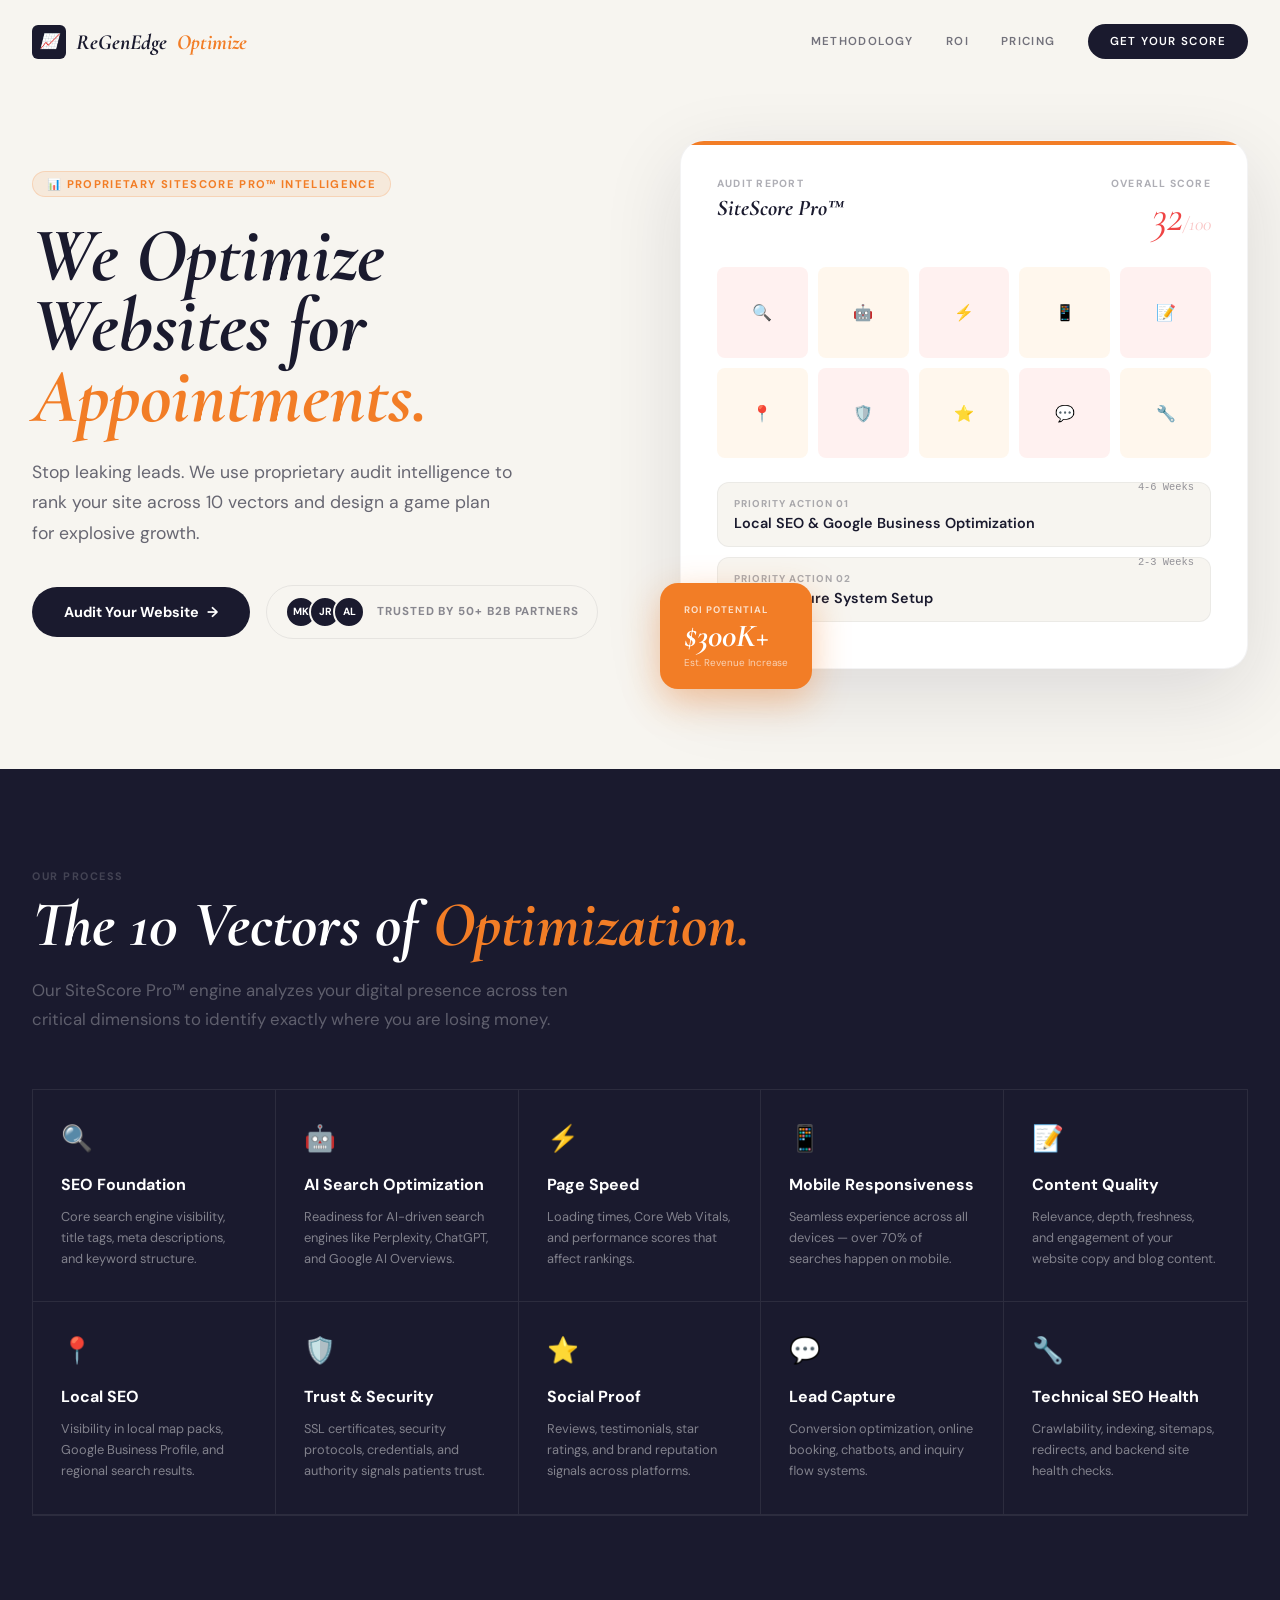
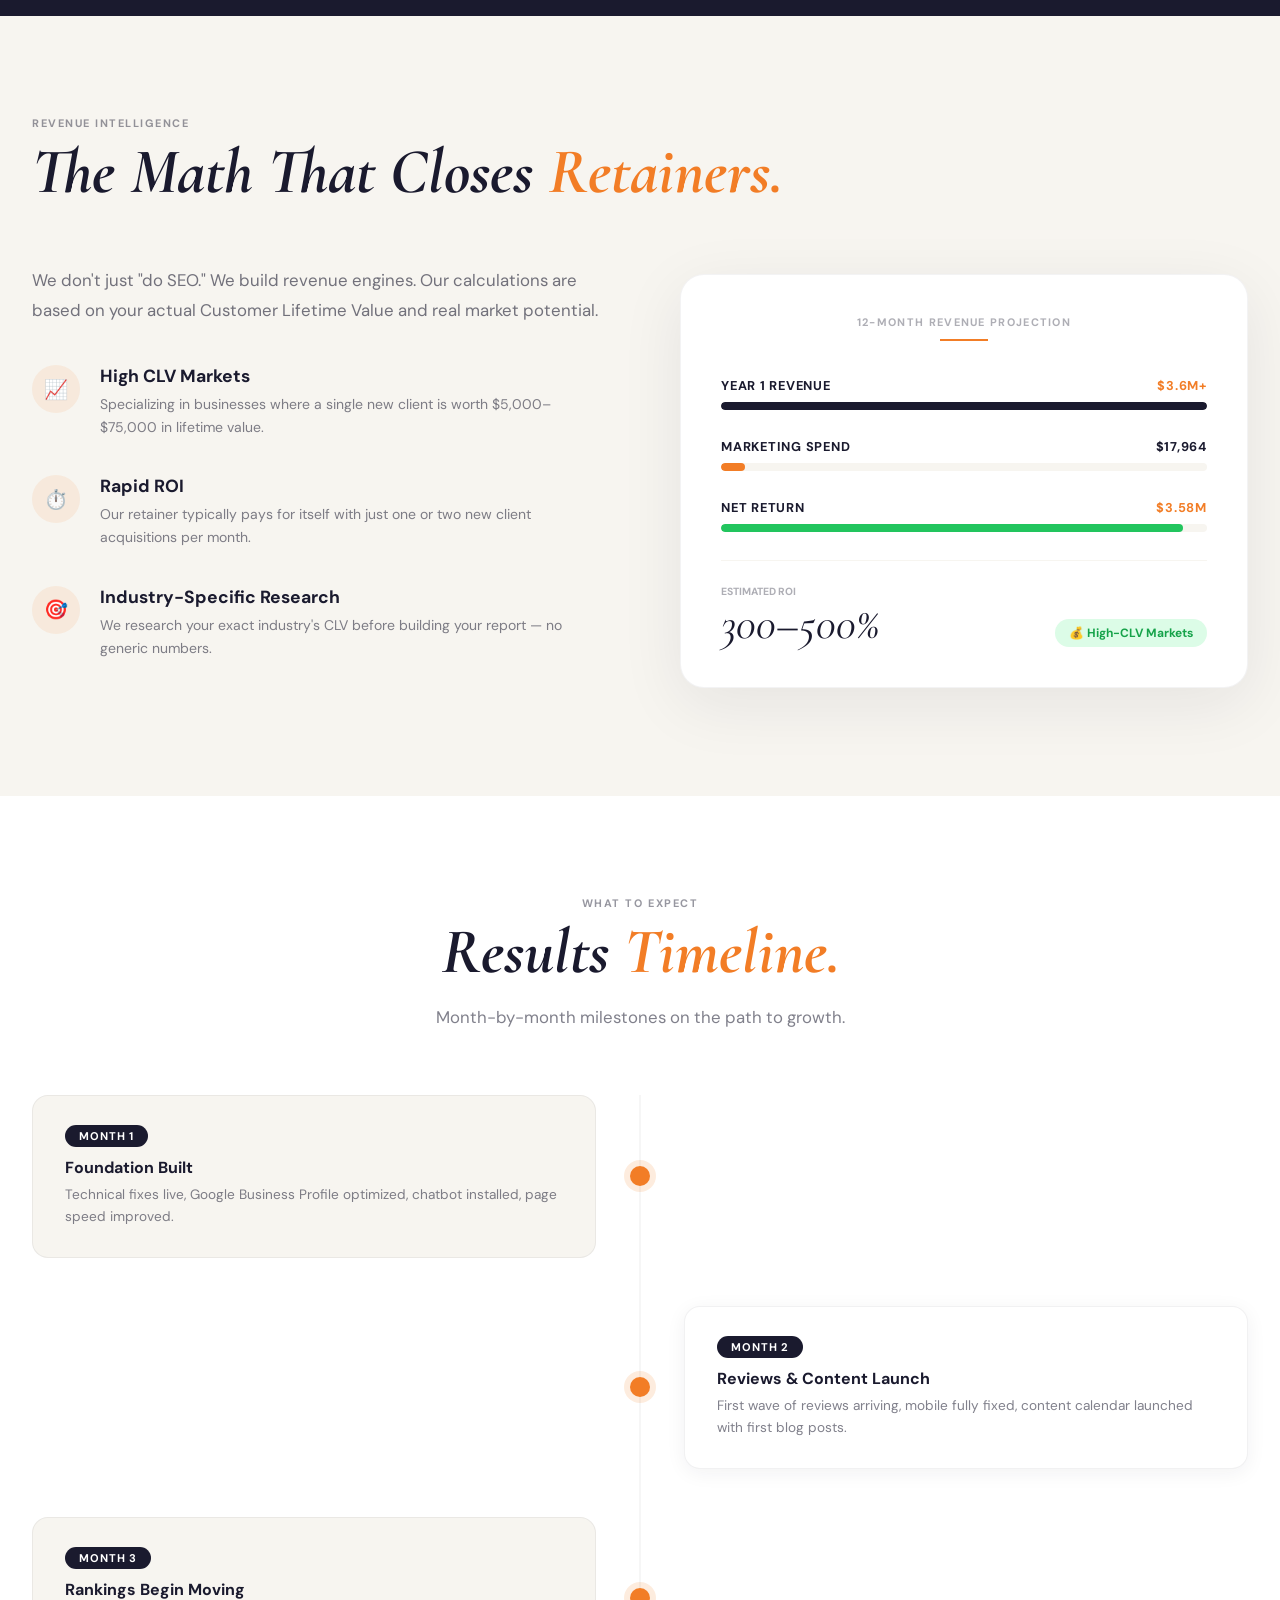
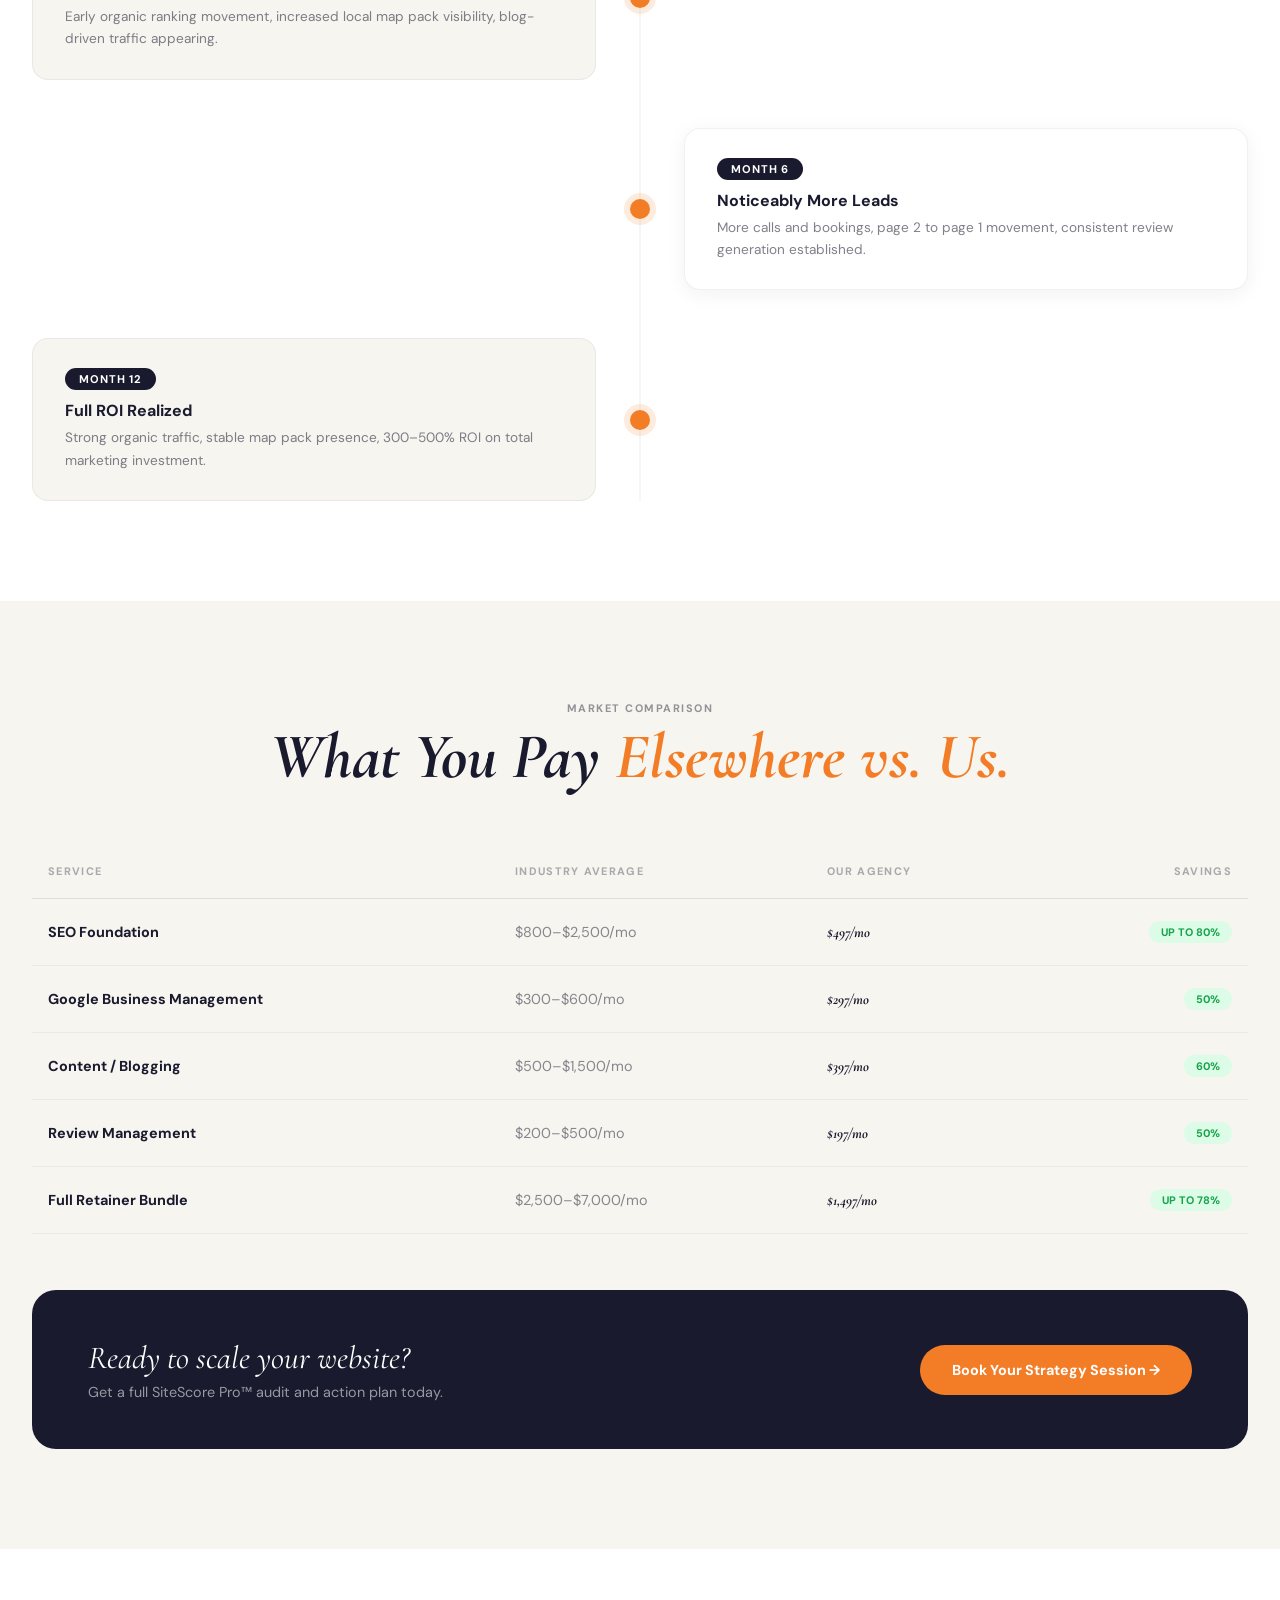
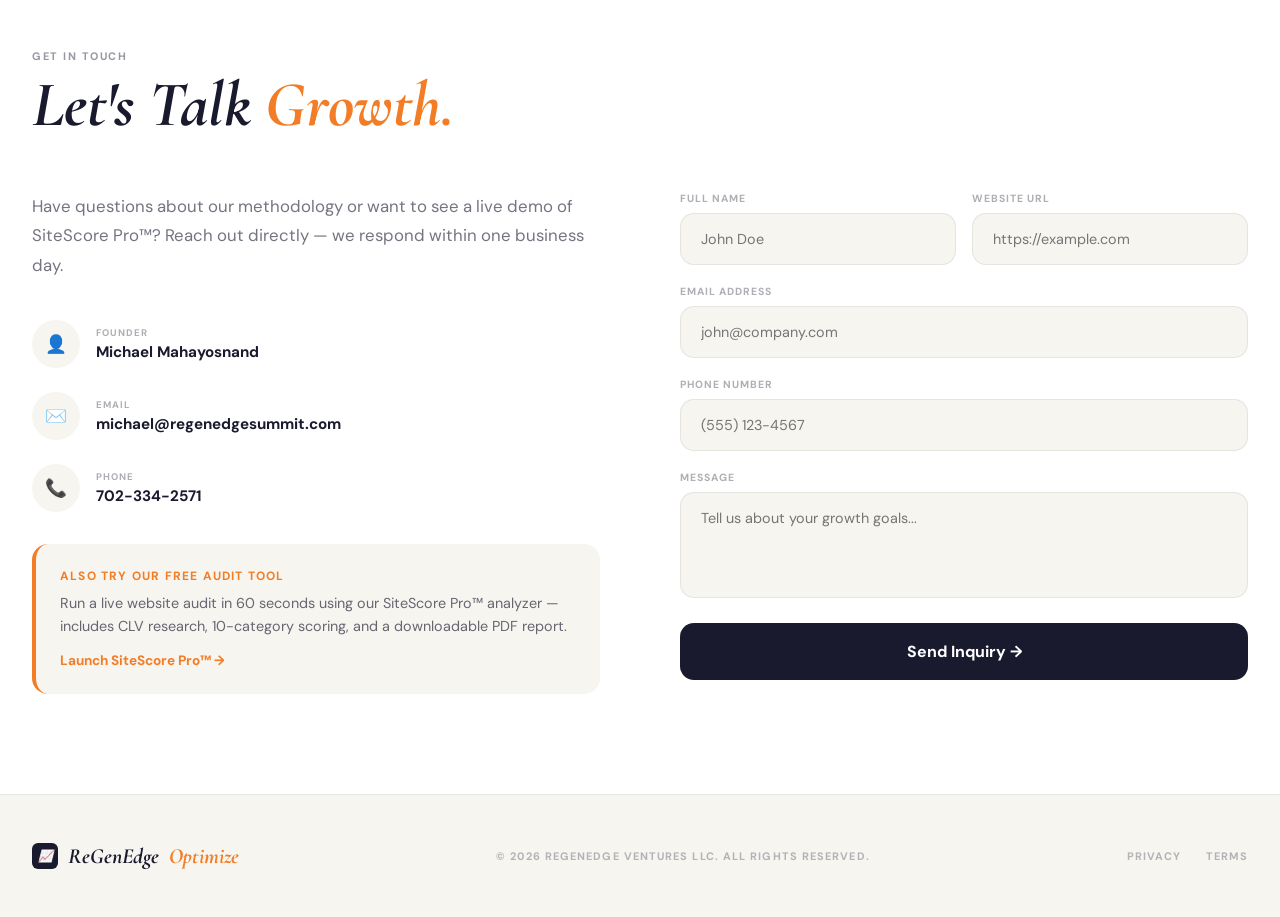
<file: index.html>
<!DOCTYPE html>
<html lang="en">
<head>
<meta charset="UTF-8">
<meta name="viewport" content="width=device-width, initial-scale=1.0">
<title>ReGenEdge Optimize — Website Audit Intelligence</title>
<meta name="description" content="We use proprietary SiteScore Pro™ audit intelligence to rank your site across 10 vectors and design a game plan for explosive growth.">
<link href="https://fonts.googleapis.com/css2?family=Cormorant+Garamond:ital,wght@0,400;0,600;1,400;1,700&family=DM+Sans:wght@300;400;500;600;700&display=swap" rel="stylesheet">
<style>
/* ── CSS VARIABLES ─────────────────────────────────────────── */
:root {
  --bg: #f7f5f0;
  --primary: #1a1a2e;
  --accent: #f27d26;
  --accent2: #c9a84c;
  --white: #ffffff;
  --fd: 'Cormorant Garamond', serif;
  --fb: 'DM Sans', sans-serif;
  --max: 1280px;
}

*,*::before,*::after{box-sizing:border-box;margin:0;padding:0}
html{scroll-behavior:smooth}
body{font-family:var(--fb);background:var(--bg);color:var(--primary);overflow-x:hidden}
::selection{background:var(--accent);color:#fff}
img{max-width:100%;display:block}
a{text-decoration:none;color:inherit}
::-webkit-scrollbar{width:4px}
::-webkit-scrollbar-track{background:var(--bg)}
::-webkit-scrollbar-thumb{background:var(--accent);border-radius:2px}

/* ── NAV ───────────────────────────────────────────────────── */
#nav{
  position:fixed;top:0;width:100%;z-index:100;
  transition:all .3s;
  padding:24px 0;
}
#nav.scrolled{
  background:rgba(247,245,240,0.88);
  backdrop-filter:blur(20px);
  -webkit-backdrop-filter:blur(20px);
  border-bottom:1px solid rgba(26,26,46,0.08);
  padding:14px 0;
  box-shadow:0 2px 20px rgba(26,26,46,0.06);
}
.nav-inner{
  max-width:var(--max);margin:0 auto;
  padding:0 32px;
  display:flex;justify-content:space-between;align-items:center;
}
.nav-logo{
  display:flex;align-items:center;gap:10px;
  font-family:var(--fd);font-style:italic;font-size:1.35rem;font-weight:700;
}
.nav-logo-icon{
  width:34px;height:34px;background:var(--primary);border-radius:6px;
  display:flex;align-items:center;justify-content:center;color:#fff;font-size:.9rem;
}
.nav-logo span{color:var(--accent)}
.nav-links{display:flex;align-items:center;gap:32px}
.nav-links a{
  font-size:.72rem;font-weight:600;text-transform:uppercase;letter-spacing:.12em;
  opacity:.6;transition:opacity .2s;
}
.nav-links a:hover{opacity:1}
.nav-cta{
  padding:10px 22px;background:var(--primary);color:#fff;
  border-radius:100px;font-size:.72rem;font-weight:700;
  text-transform:uppercase;letter-spacing:.1em;
  transition:all .25s;opacity:1!important;
}
.nav-cta:hover{background:var(--accent);transform:translateY(-1px)}
.nav-mobile-btn{display:none;background:none;border:none;cursor:pointer;font-size:1.3rem;color:var(--primary)}
@media(max-width:768px){
  .nav-links{display:none}
  .nav-links.open{
    display:flex;flex-direction:column;align-items:flex-start;
    position:fixed;top:64px;left:0;right:0;
    background:var(--bg);border-bottom:1px solid rgba(26,26,46,0.1);
    padding:20px 32px 28px;gap:16px;
  }
  .nav-mobile-btn{display:block}
}

/* ── HERO ──────────────────────────────────────────────────── */
#hero{
  padding:140px 32px 100px;
  max-width:var(--max);margin:0 auto;
  display:grid;grid-template-columns:1fr 1fr;gap:80px;align-items:center;
}
@media(max-width:900px){#hero{grid-template-columns:1fr;gap:48px;padding-top:120px}}
.hero-eyebrow{
  display:inline-flex;align-items:center;gap:8px;
  padding:5px 14px;border-radius:100px;
  background:rgba(242,125,38,0.1);color:var(--accent);
  font-size:.7rem;font-weight:700;text-transform:uppercase;letter-spacing:.12em;
  margin-bottom:24px;border:1px solid rgba(242,125,38,0.2);
}
.hero-h1{
  font-family:var(--fd);font-style:italic;
  font-size:clamp(3.2rem,6vw,6rem);line-height:.92;
  margin-bottom:24px;
}
.hero-h1 em{color:var(--accent);font-style:italic}
.hero-p{
  font-size:1.1rem;color:rgba(26,26,46,0.65);
  line-height:1.75;max-width:480px;margin-bottom:36px;
}
.hero-actions{display:flex;align-items:center;gap:16px;flex-wrap:wrap}
.btn-primary{
  display:inline-flex;align-items:center;gap:8px;
  padding:16px 32px;background:var(--primary);color:#fff;
  border-radius:100px;font-size:.9rem;font-weight:700;
  transition:all .25s;cursor:pointer;border:none;font-family:var(--fb);
}
.btn-primary:hover{background:var(--accent);transform:translateY(-2px);box-shadow:0 8px 24px rgba(242,125,38,0.35)}
.btn-primary .arrow{transition:transform .2s}
.btn-primary:hover .arrow{transform:translateX(4px)}
.hero-social-proof{
  display:flex;align-items:center;gap:12px;
  padding:10px 18px;border-radius:100px;
  border:1px solid rgba(26,26,46,0.08);
}
.hero-avatars{display:flex}
.hero-avatars span{
  width:32px;height:32px;border-radius:50%;border:2px solid var(--bg);
  background:var(--primary);color:#fff;
  display:flex;align-items:center;justify-content:center;
  font-size:.65rem;font-weight:700;margin-left:-8px;
}
.hero-avatars span:first-child{margin-left:0}
.hero-proof-text{font-size:.72rem;font-weight:700;text-transform:uppercase;letter-spacing:.08em;opacity:.5}

/* Hero mockup card */
.hero-card{
  background:#fff;border-radius:24px;padding:36px;
  box-shadow:0 24px 80px rgba(26,26,46,0.12);
  border:1px solid rgba(26,26,46,0.05);
  position:relative;overflow:hidden;
  animation:floatCard 6s ease-in-out infinite;
}
@keyframes floatCard{0%,100%{transform:translateY(0)}50%{transform:translateY(-8px)}}
.hero-card::before{
  content:'';position:absolute;top:0;left:0;right:0;height:4px;
  background:var(--accent);
}
.card-top{display:flex;justify-content:space-between;align-items:flex-start;margin-bottom:28px}
.card-label{font-size:.65rem;text-transform:uppercase;letter-spacing:.12em;opacity:.35;font-weight:700;margin-bottom:4px}
.card-title{font-family:var(--fd);font-style:italic;font-size:1.4rem;font-weight:700}
.card-score{font-family:var(--fd);font-style:italic;font-size:2.8rem;color:#ef4444;line-height:1}
.card-score span{font-size:1.2rem;opacity:.3}
.vectors-grid{display:grid;grid-template-columns:repeat(5,1fr);gap:10px;margin-bottom:24px}
.vector-cell{
  aspect-ratio:1;border-radius:8px;
  display:flex;align-items:center;justify-content:center;
  font-size:1rem;
}
.vector-cell.red{background:#fff1f0;color:#ef4444}
.vector-cell.orange{background:#fff7ed;color:#f97316}
.action-row{
  background:var(--bg);border-radius:12px;padding:14px 16px;margin-bottom:10px;
  border:1px solid rgba(26,26,46,0.05);
}
.action-label{font-size:.62rem;font-weight:700;text-transform:uppercase;letter-spacing:.1em;opacity:.35;margin-bottom:4px}
.action-text{font-size:.9rem;font-weight:600}
.action-time{font-size:.65rem;opacity:.45;font-family:monospace;float:right;margin-top:-16px}

/* Floating ROI badge */
.roi-badge{
  position:absolute;bottom:-20px;left:-20px;
  background:var(--accent);color:#fff;
  padding:20px 24px;border-radius:18px;
  box-shadow:0 12px 36px rgba(242,125,38,0.4);
  animation:floatBadge 5s ease-in-out infinite;
  z-index:2;
}
@keyframes floatBadge{0%,100%{transform:translateY(0) rotate(-1deg)}50%{transform:translateY(-10px) rotate(1deg)}}
.roi-badge-label{font-size:.6rem;font-weight:700;text-transform:uppercase;letter-spacing:.1em;opacity:.75;margin-bottom:4px}
.roi-badge-val{font-family:var(--fd);font-style:italic;font-size:2rem;line-height:1;font-weight:700}
.roi-badge-sub{font-size:.62rem;opacity:.65;margin-top:4px}

/* ── SECTION COMMONS ───────────────────────────────────────── */
.section{padding:100px 32px}
.section-inner{max-width:var(--max);margin:0 auto}
.section-eyebrow{
  font-size:.68rem;font-weight:700;text-transform:uppercase;
  letter-spacing:.14em;opacity:.45;margin-bottom:12px;
}
.section-h2{
  font-family:var(--fd);font-style:italic;
  font-size:clamp(2.8rem,5vw,5rem);line-height:.95;
  margin-bottom:20px;
}
.section-h2 em{color:var(--accent);font-style:italic}
.section-sub{font-size:1.05rem;opacity:.55;max-width:560px;line-height:1.7}

/* ── METHODOLOGY (dark) ────────────────────────────────────── */
#methodology{background:var(--primary);color:#fff}
#methodology .section-h2{color:#fff}
#methodology .section-sub{color:rgba(255,255,255,0.55)}
.vectors-full-grid{
  display:grid;grid-template-columns:repeat(5,1fr);
  border:1px solid rgba(255,255,255,0.08);
  margin-top:56px;
}
@media(max-width:900px){.vectors-full-grid{grid-template-columns:repeat(2,1fr)}}
@media(max-width:480px){.vectors-full-grid{grid-template-columns:1fr}}
.vector-full-cell{
  padding:32px 28px;
  border-right:1px solid rgba(255,255,255,0.08);
  border-bottom:1px solid rgba(255,255,255,0.08);
  transition:background .2s;
}
.vector-full-cell:hover{background:rgba(255,255,255,0.04)}
.vector-full-cell:nth-child(5n){border-right:none}
.vfc-icon{font-size:1.6rem;margin-bottom:20px;display:block}
.vfc-name{font-size:1rem;font-weight:700;margin-bottom:10px;line-height:1.3}
.vfc-desc{font-size:.8rem;opacity:.45;line-height:1.65}

/* ── ROI SECTION ───────────────────────────────────────────── */
#roi .roi-grid{
  display:grid;grid-template-columns:1fr 1fr;gap:80px;align-items:center;
  margin-top:64px;
}
@media(max-width:900px){#roi .roi-grid{grid-template-columns:1fr;gap:48px}}
.roi-feature{display:flex;gap:20px;align-items:flex-start;margin-bottom:36px}
.roi-feature-icon{
  width:48px;height:48px;border-radius:50%;
  background:rgba(242,125,38,0.1);
  display:flex;align-items:center;justify-content:center;
  font-size:1.2rem;flex-shrink:0;
}
.roi-feature-title{font-size:1.1rem;font-weight:700;margin-bottom:6px}
.roi-feature-desc{font-size:.875rem;opacity:.55;line-height:1.65}
.roi-calculator{
  background:#fff;padding:40px;border-radius:24px;
  box-shadow:0 16px 64px rgba(26,26,46,0.08);
  border:1px solid rgba(26,26,46,0.05);
}
.roi-calc-header{text-align:center;margin-bottom:36px}
.roi-calc-label{font-size:.68rem;font-weight:700;text-transform:uppercase;letter-spacing:.12em;opacity:.35;margin-bottom:10px}
.roi-calc-divider{height:2px;width:48px;background:var(--accent);margin:0 auto}
.proj-row{margin-bottom:28px}
.proj-row-top{
  display:flex;justify-content:space-between;align-items:center;
  margin-bottom:8px;font-size:.8rem;font-weight:700;text-transform:uppercase;letter-spacing:.06em;
}
.proj-val{color:var(--accent)}
.proj-bar-bg{height:8px;background:var(--bg);border-radius:4px;overflow:hidden}
.proj-bar-fill{height:100%;border-radius:4px;transition:width 1.2s cubic-bezier(.4,0,.2,1);width:0}
.fill-primary{background:var(--primary)}
.fill-accent{background:var(--accent)}
.fill-green{background:#22c55e}
.proj-summary{
  padding-top:24px;border-top:1px solid var(--bg);
  display:flex;justify-content:space-between;align-items:flex-end;
}
.proj-net-label{font-size:.65rem;font-weight:700;text-transform:uppercase;opacity:.35;margin-bottom:4px}
.proj-net-val{font-family:var(--fd);font-style:italic;font-size:2.8rem;line-height:1}
.proj-roi-badge{
  background:#dcfce7;color:#16a34a;
  padding:6px 14px;border-radius:100px;
  font-size:.75rem;font-weight:700;
}

/* ── TIMELINE ──────────────────────────────────────────────── */
#timeline{background:#fff}
.timeline-wrap{position:relative;margin-top:64px}
.timeline-line{
  position:absolute;left:50%;top:0;bottom:0;
  width:1px;background:rgba(26,26,46,0.08);
  transform:translateX(-50%);
}
@media(max-width:768px){.timeline-line{display:none}}
.tl-items{display:flex;flex-direction:column;gap:48px}
.tl-item{
  display:grid;grid-template-columns:1fr 24px 1fr;
  gap:32px;align-items:center;
}
@media(max-width:768px){.tl-item{grid-template-columns:24px 1fr;gap:20px}}
.tl-content{padding:28px 32px;background:var(--bg);border-radius:16px;border:1px solid rgba(26,26,46,0.06)}
.tl-content.right{background:#fff;border:1px solid rgba(26,26,46,0.06);box-shadow:0 4px 20px rgba(26,26,46,0.06)}
.tl-month-badge{
  display:inline-block;padding:4px 14px;
  background:var(--primary);color:#fff;
  border-radius:100px;font-size:.7rem;font-weight:700;
  text-transform:uppercase;letter-spacing:.08em;margin-bottom:10px;
}
.tl-title{font-size:1rem;font-weight:700;margin-bottom:6px}
.tl-desc{font-size:.85rem;opacity:.55;line-height:1.65}
.tl-dot{
  width:20px;height:20px;border-radius:50%;
  background:var(--accent);
  box-shadow:0 0 0 6px rgba(242,125,38,0.15);
  justify-self:center;z-index:2;flex-shrink:0;
}
.tl-spacer{} /* empty col for alternating */
@media(max-width:768px){.tl-spacer{display:none}.tl-item{grid-template-columns:20px 1fr}}

/* ── PRICING / COMPARISON ──────────────────────────────────── */
#pricing .comp-table-wrap{
  margin-top:56px;overflow-x:auto;
}
.comp-table{width:100%;border-collapse:collapse}
.comp-table thead tr{border-bottom:1px solid rgba(26,26,46,0.1)}
.comp-table th{
  padding:20px 16px;text-align:left;
  font-size:.68rem;font-weight:700;text-transform:uppercase;
  letter-spacing:.12em;opacity:.35;
}
.comp-table th:last-child{text-align:right}
.comp-table td{
  padding:22px 16px;border-bottom:1px solid rgba(26,26,46,0.05);
  font-size:.9rem;
}
.comp-table tr:hover td{background:rgba(26,26,46,0.02)}
.comp-name{font-weight:700}
.comp-avg{opacity:.5}
.comp-ours{font-family:var(--fd);font-style:italic;font-size:1.3rem;font-weight:700}
.comp-save{text-align:right}
.save-badge{
  display:inline-block;padding:4px 12px;
  background:#dcfce7;color:#16a34a;
  border-radius:100px;font-size:.68rem;font-weight:700;text-transform:uppercase;
}
.pricing-cta{
  margin-top:56px;padding:48px 56px;
  background:var(--primary);color:#fff;border-radius:24px;
  display:flex;justify-content:space-between;align-items:center;gap:32px;
  flex-wrap:wrap;
}
.pricing-cta-title{font-family:var(--fd);font-style:italic;font-size:2rem;margin-bottom:6px}
.pricing-cta-sub{opacity:.55;font-size:.9rem}
.btn-accent{
  display:inline-flex;align-items:center;gap:8px;
  padding:16px 32px;background:var(--accent);color:#fff;
  border-radius:100px;font-size:.9rem;font-weight:700;
  transition:all .25s;cursor:pointer;border:none;font-family:var(--fb);
  white-space:nowrap;
}
.btn-accent:hover{transform:scale(1.04);box-shadow:0 8px 24px rgba(242,125,38,0.4)}

/* ── CONTACT ───────────────────────────────────────────────── */
#contact{background:#fff}
#contact .contact-grid{
  display:grid;grid-template-columns:1fr 1fr;gap:80px;
  margin-top:56px;
}
@media(max-width:900px){#contact .contact-grid{grid-template-columns:1fr;gap:48px}}
.contact-info-row{
  display:flex;align-items:center;gap:16px;margin-bottom:24px;
}
.contact-icon{
  width:48px;height:48px;border-radius:50%;background:var(--bg);
  display:flex;align-items:center;justify-content:center;font-size:1.1rem;flex-shrink:0;
}
.contact-detail-label{font-size:.6rem;font-weight:700;text-transform:uppercase;letter-spacing:.1em;opacity:.35;margin-bottom:3px}
.contact-detail-val{font-weight:700;font-size:.95rem}
.contact-detail-val a{transition:color .2s}
.contact-detail-val a:hover{color:var(--accent)}
.form-field{margin-bottom:20px}
.form-row-2{display:grid;grid-template-columns:1fr 1fr;gap:16px}
@media(max-width:600px){.form-row-2{grid-template-columns:1fr}}
.form-label{
  display:block;font-size:.65rem;font-weight:700;
  text-transform:uppercase;letter-spacing:.1em;opacity:.35;
  margin-bottom:8px;
}
.form-input, .form-textarea{
  width:100%;padding:16px 20px;
  background:var(--bg);border:1px solid rgba(26,26,46,0.08);
  border-radius:14px;font-family:var(--fb);font-size:.9rem;
  color:var(--primary);outline:none;
  transition:border-color .2s,box-shadow .2s;
}
.form-input:focus,.form-textarea:focus{
  border-color:var(--accent);
  box-shadow:0 0 0 3px rgba(242,125,38,0.1);
}
.form-textarea{resize:none}
.form-submit{
  width:100%;padding:18px;
  background:var(--primary);color:#fff;
  border:none;border-radius:14px;
  font-family:var(--fb);font-size:1rem;font-weight:700;
  cursor:pointer;transition:all .25s;
}
.form-submit:hover{background:var(--accent);transform:translateY(-1px)}
.form-submit:disabled{opacity:.6;cursor:not-allowed;transform:none}
.form-success{
  display:none;padding:20px;border-radius:14px;
  background:#dcfce7;border:1px solid #86efac;
  color:#15803d;font-weight:600;text-align:center;
}
.form-success.show{display:block}
.form-error{
  display:none;padding:16px;border-radius:10px;
  background:#fee2e2;border:1px solid #fca5a5;
  color:#dc2626;font-size:.875rem;margin-top:12px;
}
.form-error.show{display:block}

/* ── FOOTER ────────────────────────────────────────────────── */
footer{
  padding:48px 32px;border-top:1px solid rgba(26,26,46,0.07);
  background:var(--bg);
}
.footer-inner{
  max-width:var(--max);margin:0 auto;
  display:flex;justify-content:space-between;align-items:center;
  flex-wrap:wrap;gap:24px;
}
.footer-copyright{font-size:.68rem;font-weight:700;text-transform:uppercase;letter-spacing:.1em;opacity:.3}
.footer-links{display:flex;gap:24px}
.footer-links a{font-size:.68rem;font-weight:700;text-transform:uppercase;letter-spacing:.1em;opacity:.3;transition:opacity .2s}
.footer-links a:hover{opacity:.7}

/* ── SCROLL ANIMATIONS ─────────────────────────────────────── */
.reveal{opacity:0;transform:translateY(28px);transition:opacity .7s ease,transform .7s ease}
.reveal.visible{opacity:1;transform:translateY(0)}
.reveal-delay-1{transition-delay:.1s}
.reveal-delay-2{transition-delay:.2s}
.reveal-delay-3{transition-delay:.3s}
</style>
</head>
<body>

<!-- NAV -->
<nav id="nav">
  <div class="nav-inner">
    <a href="#" class="nav-logo">
      <div class="nav-logo-icon">📈</div>
      ReGenEdge <span>Optimize</span>
    </a>
    <div class="nav-links" id="nav-links">
      <a href="#methodology">Methodology</a>
      <a href="#roi">ROI</a>
      <a href="#pricing">Pricing</a>
      <a href="#contact" class="nav-cta">Get Your Score</a>
    </div>
    <button class="nav-mobile-btn" onclick="toggleNav()" aria-label="Menu">☰</button>
  </div>
</nav>

<!-- HERO -->
<section style="padding-top:0">
  <div id="hero">
    <div>
      <div class="hero-eyebrow">📊 Proprietary SiteScore Pro™ Intelligence</div>
      <h1 class="hero-h1">We Optimize Websites for <em>Appointments.</em></h1>
      <p class="hero-p">Stop leaking leads. We use proprietary audit intelligence to rank your site across 10 vectors and design a game plan for explosive growth.</p>
      <div class="hero-actions">
        <a href="#contact" class="btn-primary">Audit Your Website <span class="arrow">→</span></a>
        <div class="hero-social-proof">
          <div class="hero-avatars">
            <span>MK</span><span>JR</span><span>AL</span>
          </div>
          <span class="hero-proof-text">Trusted by 50+ B2B Partners</span>
        </div>
      </div>
    </div>
    <div style="position:relative">
      <div class="hero-card">
        <div class="card-top">
          <div>
            <div class="card-label">Audit Report</div>
            <div class="card-title">SiteScore Pro™</div>
          </div>
          <div style="text-align:right">
            <div class="card-label">Overall Score</div>
            <div class="card-score">32<span>/100</span></div>
          </div>
        </div>
        <div class="vectors-grid">
          <div class="vector-cell red">🔍</div>
          <div class="vector-cell orange">🤖</div>
          <div class="vector-cell red">⚡</div>
          <div class="vector-cell orange">📱</div>
          <div class="vector-cell red">📝</div>
          <div class="vector-cell orange">📍</div>
          <div class="vector-cell red">🛡️</div>
          <div class="vector-cell orange">⭐</div>
          <div class="vector-cell red">💬</div>
          <div class="vector-cell orange">🔧</div>
        </div>
        <div class="action-row">
          <div class="action-time">4-6 Weeks</div>
          <div class="action-label">Priority Action 01</div>
          <div class="action-text">Local SEO & Google Business Optimization</div>
        </div>
        <div class="action-row">
          <div class="action-time">2-3 Weeks</div>
          <div class="action-label">Priority Action 02</div>
          <div class="action-text">Lead Capture System Setup</div>
        </div>
      </div>
      <div class="roi-badge">
        <div class="roi-badge-label">ROI Potential</div>
        <div class="roi-badge-val">$300K+</div>
        <div class="roi-badge-sub">Est. Revenue Increase</div>
      </div>
    </div>
  </div>
</section>

<!-- METHODOLOGY -->
<section class="section" id="methodology">
  <div class="section-inner">
    <p class="section-eyebrow" style="color:rgba(255,255,255,0.4)">Our Process</p>
    <h2 class="section-h2">The 10 Vectors of <em>Optimization.</em></h2>
    <p class="section-sub">Our SiteScore Pro™ engine analyzes your digital presence across ten critical dimensions to identify exactly where you are losing money.</p>
    <div class="vectors-full-grid">
      <div class="vector-full-cell reveal">
        <span class="vfc-icon">🔍</span>
        <div class="vfc-name">SEO Foundation</div>
        <div class="vfc-desc">Core search engine visibility, title tags, meta descriptions, and keyword structure.</div>
      </div>
      <div class="vector-full-cell reveal reveal-delay-1">
        <span class="vfc-icon">🤖</span>
        <div class="vfc-name">AI Search Optimization</div>
        <div class="vfc-desc">Readiness for AI-driven search engines like Perplexity, ChatGPT, and Google AI Overviews.</div>
      </div>
      <div class="vector-full-cell reveal reveal-delay-2">
        <span class="vfc-icon">⚡</span>
        <div class="vfc-name">Page Speed</div>
        <div class="vfc-desc">Loading times, Core Web Vitals, and performance scores that affect rankings.</div>
      </div>
      <div class="vector-full-cell reveal reveal-delay-3">
        <span class="vfc-icon">📱</span>
        <div class="vfc-name">Mobile Responsiveness</div>
        <div class="vfc-desc">Seamless experience across all devices — over 70% of searches happen on mobile.</div>
      </div>
      <div class="vector-full-cell reveal">
        <span class="vfc-icon">📝</span>
        <div class="vfc-name">Content Quality</div>
        <div class="vfc-desc">Relevance, depth, freshness, and engagement of your website copy and blog content.</div>
      </div>
      <div class="vector-full-cell reveal reveal-delay-1">
        <span class="vfc-icon">📍</span>
        <div class="vfc-name">Local SEO</div>
        <div class="vfc-desc">Visibility in local map packs, Google Business Profile, and regional search results.</div>
      </div>
      <div class="vector-full-cell reveal reveal-delay-2">
        <span class="vfc-icon">🛡️</span>
        <div class="vfc-name">Trust & Security</div>
        <div class="vfc-desc">SSL certificates, security protocols, credentials, and authority signals patients trust.</div>
      </div>
      <div class="vector-full-cell reveal reveal-delay-3">
        <span class="vfc-icon">⭐</span>
        <div class="vfc-name">Social Proof</div>
        <div class="vfc-desc">Reviews, testimonials, star ratings, and brand reputation signals across platforms.</div>
      </div>
      <div class="vector-full-cell reveal">
        <span class="vfc-icon">💬</span>
        <div class="vfc-name">Lead Capture</div>
        <div class="vfc-desc">Conversion optimization, online booking, chatbots, and inquiry flow systems.</div>
      </div>
      <div class="vector-full-cell reveal reveal-delay-1">
        <span class="vfc-icon">🔧</span>
        <div class="vfc-name">Technical SEO Health</div>
        <div class="vfc-desc">Crawlability, indexing, sitemaps, redirects, and backend site health checks.</div>
      </div>
    </div>
  </div>
</section>

<!-- ROI -->
<section class="section" id="roi">
  <div class="section-inner">
    <p class="section-eyebrow">Revenue Intelligence</p>
    <h2 class="section-h2">The Math That Closes <em>Retainers.</em></h2>
    <div class="roi-grid">
      <div class="reveal">
        <p style="font-size:1.05rem;opacity:.6;line-height:1.75;margin-bottom:40px">We don't just "do SEO." We build revenue engines. Our calculations are based on your actual Customer Lifetime Value and real market potential.</p>
        <div class="roi-feature">
          <div class="roi-feature-icon">📈</div>
          <div>
            <div class="roi-feature-title">High CLV Markets</div>
            <div class="roi-feature-desc">Specializing in businesses where a single new client is worth $5,000–$75,000 in lifetime value.</div>
          </div>
        </div>
        <div class="roi-feature">
          <div class="roi-feature-icon">⏱️</div>
          <div>
            <div class="roi-feature-title">Rapid ROI</div>
            <div class="roi-feature-desc">Our retainer typically pays for itself with just one or two new client acquisitions per month.</div>
          </div>
        </div>
        <div class="roi-feature">
          <div class="roi-feature-icon">🎯</div>
          <div>
            <div class="roi-feature-title">Industry-Specific Research</div>
            <div class="roi-feature-desc">We research your exact industry's CLV before building your report — no generic numbers.</div>
          </div>
        </div>
      </div>
      <div class="roi-calculator reveal reveal-delay-2">
        <div class="roi-calc-header">
          <div class="roi-calc-label">12-Month Revenue Projection</div>
          <div class="roi-calc-divider"></div>
        </div>
        <div class="proj-row">
          <div class="proj-row-top"><span>Year 1 Revenue</span><span class="proj-val">$3.6M+</span></div>
          <div class="proj-bar-bg"><div class="proj-bar-fill fill-primary" data-w="100"></div></div>
        </div>
        <div class="proj-row">
          <div class="proj-row-top"><span>Marketing Spend</span><span>$17,964</span></div>
          <div class="proj-bar-bg"><div class="proj-bar-fill fill-accent" data-w="5"></div></div>
        </div>
        <div class="proj-row">
          <div class="proj-row-top"><span>Net Return</span><span class="proj-val">$3.58M</span></div>
          <div class="proj-bar-bg"><div class="proj-bar-fill fill-green" data-w="95"></div></div>
        </div>
        <div class="proj-summary">
          <div>
            <div class="proj-net-label">Estimated ROI</div>
            <div class="proj-net-val">300–500%</div>
          </div>
          <div class="proj-roi-badge">💰 High-CLV Markets</div>
        </div>
      </div>
    </div>
  </div>
</section>

<!-- TIMELINE -->
<section class="section" id="timeline">
  <div class="section-inner">
    <div style="text-align:center;margin-bottom:64px">
      <p class="section-eyebrow">What to Expect</p>
      <h2 class="section-h2" style="justify-content:center">Results <em>Timeline.</em></h2>
      <p class="section-sub" style="margin:0 auto;text-align:center">Month-by-month milestones on the path to growth.</p>
    </div>
    <div class="timeline-wrap">
      <div class="timeline-line"></div>
      <div class="tl-items">
        <div class="tl-item reveal">
          <div class="tl-content">
            <span class="tl-month-badge">Month 1</span>
            <div class="tl-title">Foundation Built</div>
            <div class="tl-desc">Technical fixes live, Google Business Profile optimized, chatbot installed, page speed improved.</div>
          </div>
          <div class="tl-dot"></div>
          <div class="tl-spacer"></div>
        </div>
        <div class="tl-item reveal">
          <div class="tl-spacer"></div>
          <div class="tl-dot"></div>
          <div class="tl-content right">
            <span class="tl-month-badge">Month 2</span>
            <div class="tl-title">Reviews & Content Launch</div>
            <div class="tl-desc">First wave of reviews arriving, mobile fully fixed, content calendar launched with first blog posts.</div>
          </div>
        </div>
        <div class="tl-item reveal">
          <div class="tl-content">
            <span class="tl-month-badge">Month 3</span>
            <div class="tl-title">Rankings Begin Moving</div>
            <div class="tl-desc">Early organic ranking movement, increased local map pack visibility, blog-driven traffic appearing.</div>
          </div>
          <div class="tl-dot"></div>
          <div class="tl-spacer"></div>
        </div>
        <div class="tl-item reveal">
          <div class="tl-spacer"></div>
          <div class="tl-dot"></div>
          <div class="tl-content right">
            <span class="tl-month-badge">Month 6</span>
            <div class="tl-title">Noticeably More Leads</div>
            <div class="tl-desc">More calls and bookings, page 2 to page 1 movement, consistent review generation established.</div>
          </div>
        </div>
        <div class="tl-item reveal">
          <div class="tl-content">
            <span class="tl-month-badge">Month 12</span>
            <div class="tl-title">Full ROI Realized</div>
            <div class="tl-desc">Strong organic traffic, stable map pack presence, 300–500% ROI on total marketing investment.</div>
          </div>
          <div class="tl-dot"></div>
          <div class="tl-spacer"></div>
        </div>
      </div>
    </div>
  </div>
</section>

<!-- PRICING / COMPARISON -->
<section class="section" id="pricing">
  <div class="section-inner">
    <div style="text-align:center;margin-bottom:16px">
      <p class="section-eyebrow">Market Comparison</p>
      <h2 class="section-h2">What You Pay <em>Elsewhere vs. Us.</em></h2>
    </div>
    <div class="comp-table-wrap reveal">
      <table class="comp-table">
        <thead>
          <tr>
            <th>Service</th>
            <th>Industry Average</th>
            <th>Our Agency</th>
            <th>Savings</th>
          </tr>
        </thead>
        <tbody>
          <tr>
            <td class="comp-name">SEO Foundation</td>
            <td class="comp-avg">$800–$2,500/mo</td>
            <td class="comp-ours">$497/mo</td>
            <td class="comp-save"><span class="save-badge">Up to 80%</span></td>
          </tr>
          <tr>
            <td class="comp-name">Google Business Management</td>
            <td class="comp-avg">$300–$600/mo</td>
            <td class="comp-ours">$297/mo</td>
            <td class="comp-save"><span class="save-badge">50%</span></td>
          </tr>
          <tr>
            <td class="comp-name">Content / Blogging</td>
            <td class="comp-avg">$500–$1,500/mo</td>
            <td class="comp-ours">$397/mo</td>
            <td class="comp-save"><span class="save-badge">60%</span></td>
          </tr>
          <tr>
            <td class="comp-name">Review Management</td>
            <td class="comp-avg">$200–$500/mo</td>
            <td class="comp-ours">$197/mo</td>
            <td class="comp-save"><span class="save-badge">50%</span></td>
          </tr>
          <tr>
            <td class="comp-name">Full Retainer Bundle</td>
            <td class="comp-avg">$2,500–$7,000/mo</td>
            <td class="comp-ours">$1,497/mo</td>
            <td class="comp-save"><span class="save-badge">Up to 78%</span></td>
          </tr>
        </tbody>
      </table>
    </div>
    <div class="pricing-cta reveal">
      <div>
        <div class="pricing-cta-title">Ready to scale your website?</div>
        <div class="pricing-cta-sub">Get a full SiteScore Pro™ audit and action plan today.</div>
      </div>
      <a href="#contact" class="btn-accent">Book Your Strategy Session →</a>
    </div>
  </div>
</section>

<!-- CONTACT -->
<section class="section" id="contact">
  <div class="section-inner">
    <p class="section-eyebrow">Get In Touch</p>
    <h2 class="section-h2">Let's Talk <em>Growth.</em></h2>
    <div class="contact-grid">
      <div class="reveal">
        <p style="font-size:1.05rem;opacity:.6;line-height:1.75;margin-bottom:40px">Have questions about our methodology or want to see a live demo of SiteScore Pro™? Reach out directly — we respond within one business day.</p>
        <div class="contact-info-row">
          <div class="contact-icon">👤</div>
          <div>
            <div class="contact-detail-label">Founder</div>
            <div class="contact-detail-val">Michael Mahayosnand</div>
          </div>
        </div>
        <div class="contact-info-row">
          <div class="contact-icon">✉️</div>
          <div>
            <div class="contact-detail-label">Email</div>
            <div class="contact-detail-val"><a href="mailto:michael@regenedgesummit.com">michael@regenedgesummit.com</a></div>
          </div>
        </div>
        <div class="contact-info-row">
          <div class="contact-icon">📞</div>
          <div>
            <div class="contact-detail-label">Phone</div>
            <div class="contact-detail-val"><a href="tel:7023342571">702-334-2571</a></div>
          </div>
        </div>
        <div style="margin-top:32px;padding:24px;background:var(--bg);border-radius:16px;border-left:4px solid var(--accent)">
          <div style="font-size:.75rem;font-weight:700;text-transform:uppercase;letter-spacing:.1em;color:var(--accent);margin-bottom:8px">Also Try Our Free Audit Tool</div>
          <div style="font-size:.9rem;opacity:.65;line-height:1.6">Run a live website audit in 60 seconds using our SiteScore Pro™ analyzer — includes CLV research, 10-category scoring, and a downloadable PDF report.</div>
          <a href="https://nakamamesh.github.io/SiteScorePro/sitescore-pro.html" target="_blank" style="display:inline-flex;align-items:center;gap:6px;margin-top:14px;font-size:.85rem;font-weight:700;color:var(--accent)">Launch SiteScore Pro™ →</a>
        </div>
      </div>

      <!-- CONTACT FORM — powered by Formspree -->
      <div class="reveal reveal-delay-2">
        <form id="contact-form" action="https://formspree.io/f/mnjgkael" method="POST">
          <div class="form-row-2">
            <div class="form-field">
              <label class="form-label" for="name">Full Name</label>
              <input type="text" id="name" name="name" class="form-input" placeholder="John Doe" required>
            </div>
            <div class="form-field">
              <label class="form-label" for="website">Website URL</label>
              <input type="url" id="website" name="website" class="form-input" placeholder="https://example.com">
            </div>
          </div>
          <div class="form-field">
            <label class="form-label" for="email">Email Address</label>
            <input type="email" id="email" name="email" class="form-input" placeholder="john@company.com" required>
          </div>
          <div class="form-field">
            <label class="form-label" for="phone">Phone Number</label>
            <input type="tel" id="phone" name="phone" class="form-input" placeholder="(555) 123-4567">
          </div>
          <div class="form-field">
            <label class="form-label" for="message">Message</label>
            <textarea id="message" name="message" class="form-input form-textarea" rows="4" placeholder="Tell us about your growth goals..."></textarea>
          </div>
          <input type="hidden" name="_subject" value="New inquiry from ReGenEdge website">
          <button type="submit" class="form-submit" id="submit-btn">Send Inquiry →</button>
          <div class="form-success" id="form-success">✅ Message sent! We'll be in touch within one business day.</div>
          <div class="form-error" id="form-error">Something went wrong. Please email us directly at michael@regenedgesummit.com</div>
        </form>
      </div>
    </div>
  </div>
</section>

<!-- FOOTER -->
<footer>
  <div class="footer-inner">
    <div class="nav-logo">
      <div class="nav-logo-icon" style="width:26px;height:26px;font-size:.75rem">📈</div>
      ReGenEdge <span>Optimize</span>
    </div>
    <div class="footer-copyright">© 2026 ReGenEdge Ventures LLC. All Rights Reserved.</div>
    <div class="footer-links">
      <a href="mailto:michael@regenedgesummit.com">Privacy</a>
      <a href="mailto:michael@regenedgesummit.com">Terms</a>
    </div>
  </div>
</footer>

<script>
// ── NAV SCROLL ──────────────────────────────────────────────
window.addEventListener('scroll', function() {
  var nav = document.getElementById('nav');
  if (window.scrollY > 50) nav.classList.add('scrolled');
  else nav.classList.remove('scrolled');
});

function toggleNav() {
  document.getElementById('nav-links').classList.toggle('open');
}

// Close nav on link click
document.querySelectorAll('.nav-links a').forEach(function(a) {
  a.addEventListener('click', function() {
    document.getElementById('nav-links').classList.remove('open');
  });
});

// ── SCROLL REVEAL ───────────────────────────────────────────
var revealEls = document.querySelectorAll('.reveal');
var observer = new IntersectionObserver(function(entries) {
  entries.forEach(function(entry) {
    if (entry.isIntersecting) {
      entry.target.classList.add('visible');
      observer.unobserve(entry.target);
    }
  });
}, { threshold: 0.1, rootMargin: '0px 0px -40px 0px' });
revealEls.forEach(function(el) { observer.observe(el); });

// ── ANIMATE PROJ BARS ───────────────────────────────────────
var barObserver = new IntersectionObserver(function(entries) {
  entries.forEach(function(entry) {
    if (entry.isIntersecting) {
      entry.target.querySelectorAll('.proj-bar-fill').forEach(function(bar) {
        var w = bar.getAttribute('data-w');
        setTimeout(function() { bar.style.width = w + '%'; }, 200);
      });
      barObserver.unobserve(entry.target);
    }
  });
}, { threshold: 0.3 });
var roiCalc = document.querySelector('.roi-calculator');
if (roiCalc) barObserver.observe(roiCalc);

// ── CONTACT FORM (Formspree) ────────────────────────────────
var form = document.getElementById('contact-form');
var submitBtn = document.getElementById('submit-btn');
var successEl = document.getElementById('form-success');
var errorEl = document.getElementById('form-error');

if (form) {
  form.addEventListener('submit', async function(e) {
    e.preventDefault();
    submitBtn.disabled = true;
    submitBtn.textContent = 'Sending...';
    successEl.classList.remove('show');
    errorEl.classList.remove('show');

    try {
      var data = new FormData(form);
      var resp = await fetch(form.action, {
        method: 'POST',
        body: data,
        headers: { 'Accept': 'application/json' }
      });

      if (resp.ok) {
        form.reset();
        successEl.classList.add('show');
        submitBtn.textContent = '✓ Sent!';
      } else {
        throw new Error('Server error');
      }
    } catch(err) {
      errorEl.classList.add('show');
      submitBtn.disabled = false;
      submitBtn.textContent = 'Send Inquiry →';
    }
  });
}
</script>
</body>
</html>
</file>
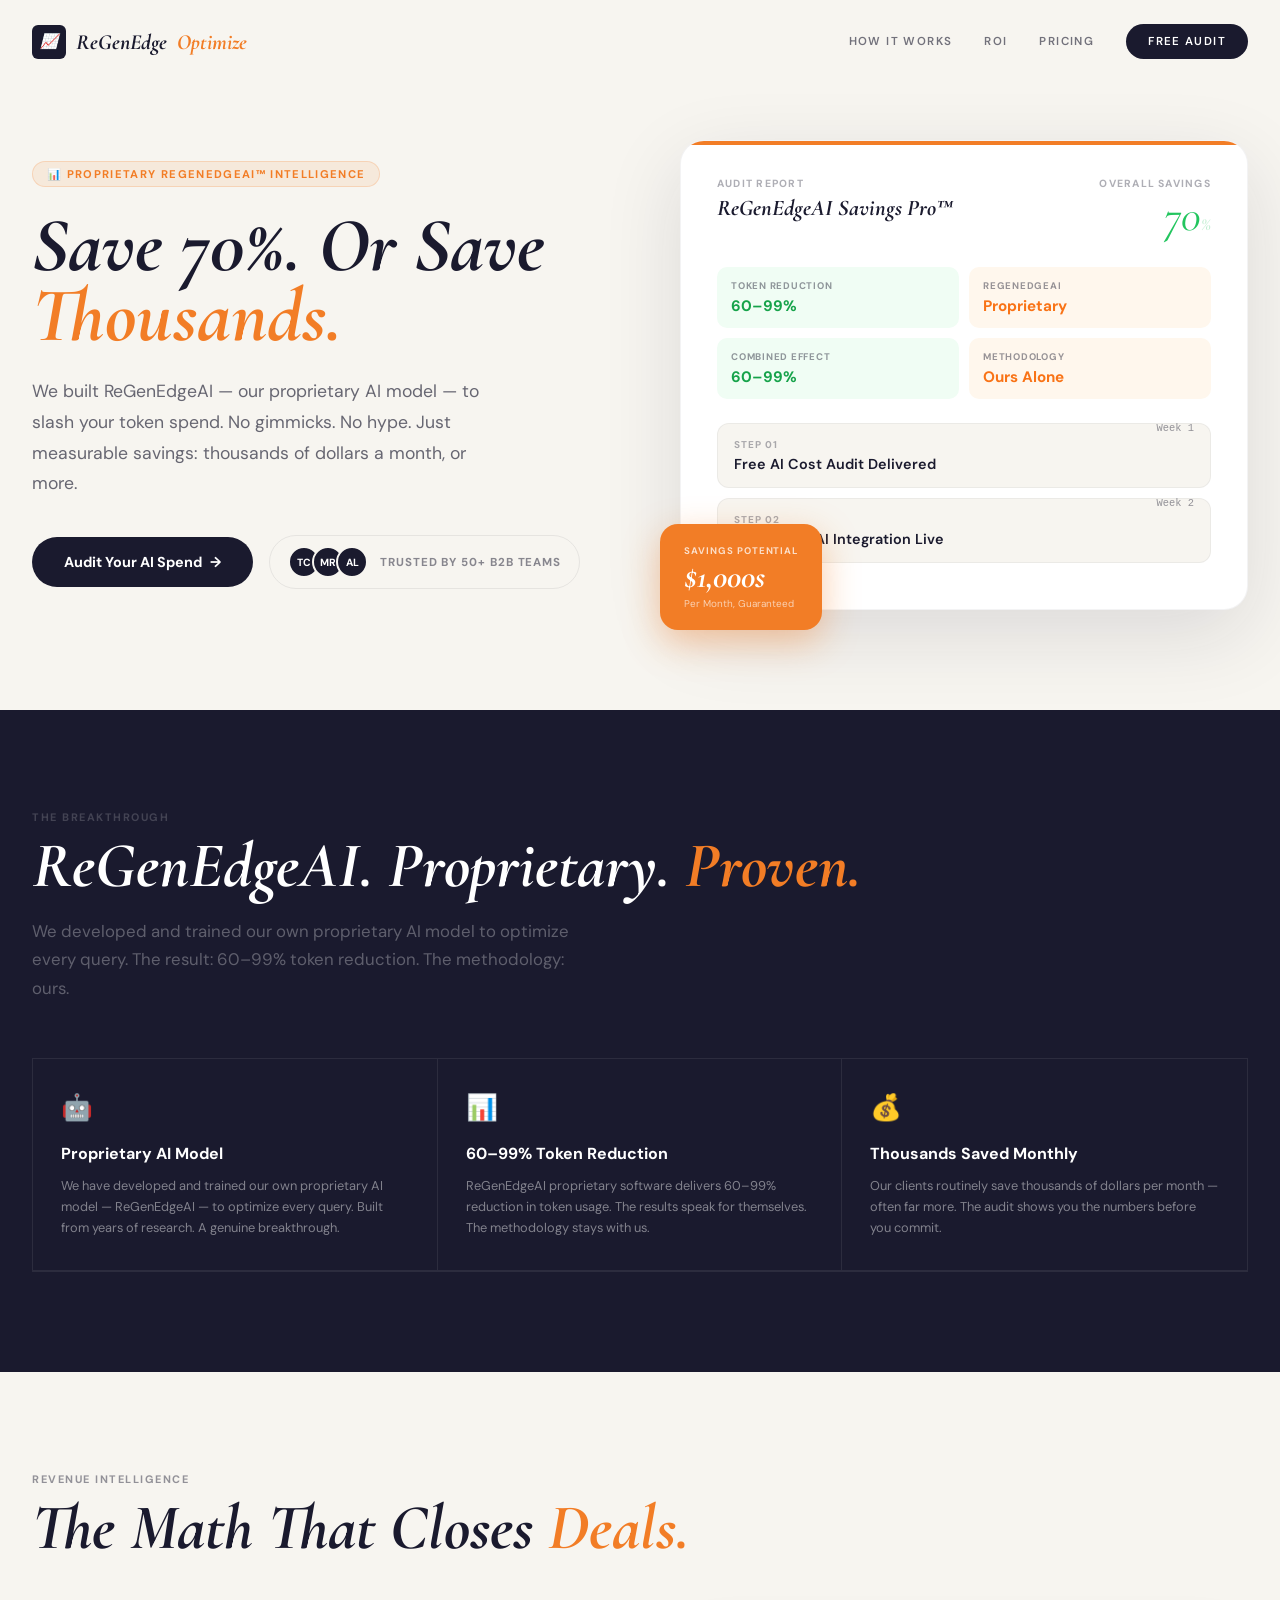
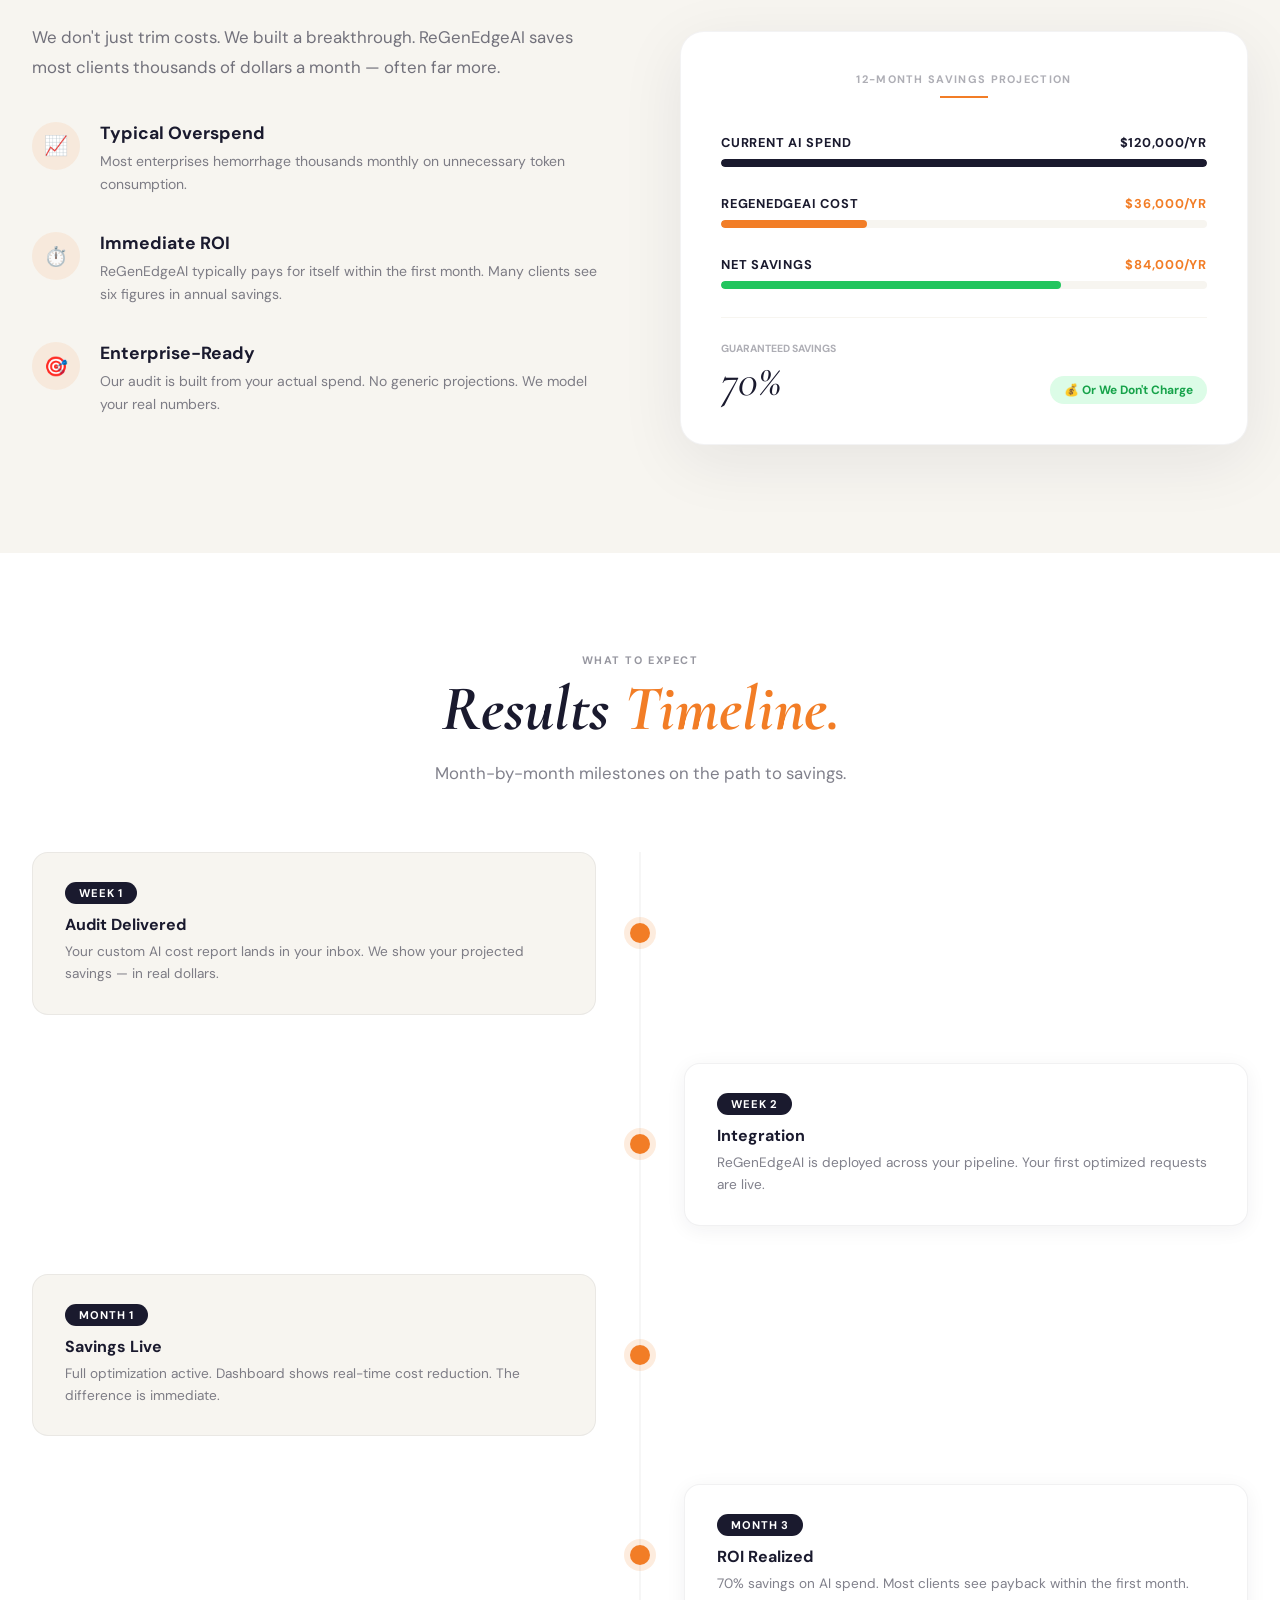
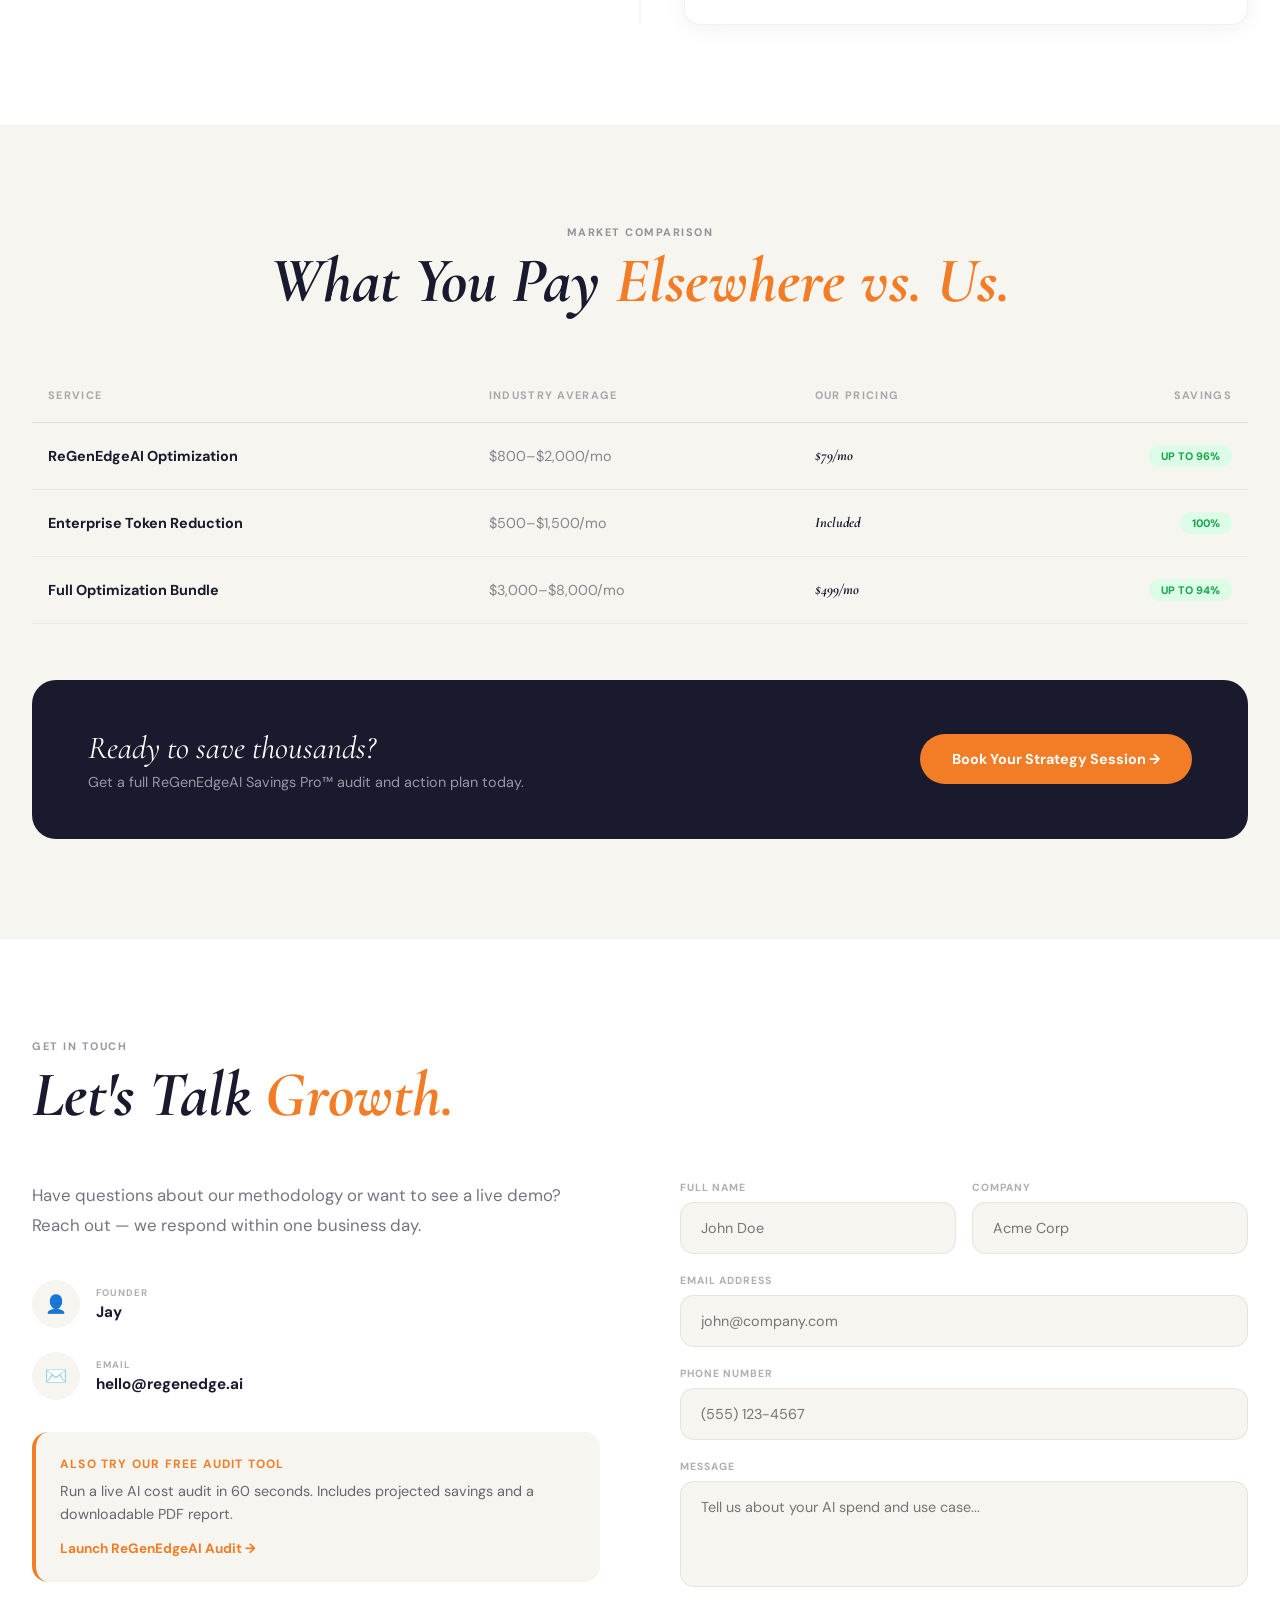
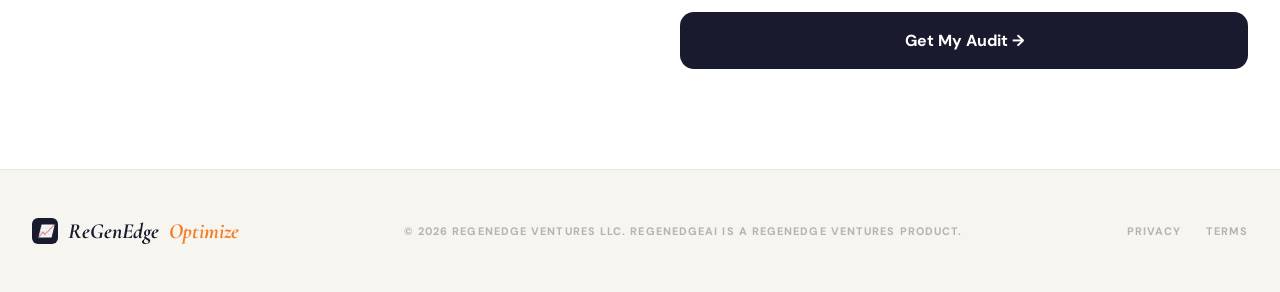
<file: optimize.html>
<!DOCTYPE html>
<html lang="en">
<head>
<meta charset="UTF-8">
<meta name="viewport" content="width=device-width, initial-scale=1.0">
<title>ReGenEdge Optimize — Save 70% on Your AI Bill</title>
<meta name="description" content="We built ReGenEdgeAI—our proprietary AI model—to slash your token spend. No gimmicks. No hype. Just measurable savings: thousands of dollars a month, or more.">
<link href="https://fonts.googleapis.com/css2?family=Cormorant+Garamond:ital,wght@0,400;0,600;1,400;1,700&family=DM+Sans:wght@300;400;500;600;700&display=swap" rel="stylesheet">
<style>
:root {
  --bg: #f7f5f0;
  --primary: #1a1a2e;
  --accent: #f27d26;
  --accent2: #c9a84c;
  --white: #ffffff;
  --fd: 'Cormorant Garamond', serif;
  --fb: 'DM Sans', sans-serif;
  --max: 1280px;
}
*,*::before,*::after{box-sizing:border-box;margin:0;padding:0}
html{scroll-behavior:smooth}
body{font-family:var(--fb);background:var(--bg);color:var(--primary);overflow-x:hidden}
::selection{background:var(--accent);color:#fff}
img{max-width:100%;display:block}
a{text-decoration:none;color:inherit}
::-webkit-scrollbar{width:4px}
::-webkit-scrollbar-track{background:var(--bg)}
::-webkit-scrollbar-thumb{background:var(--accent);border-radius:2px}

/* NAV */
#nav{position:fixed;top:0;width:100%;z-index:100;transition:all .3s;padding:24px 0;}
#nav.scrolled{background:rgba(247,245,240,0.88);backdrop-filter:blur(20px);-webkit-backdrop-filter:blur(20px);border-bottom:1px solid rgba(26,26,46,0.08);padding:14px 0;box-shadow:0 2px 20px rgba(26,26,46,0.06);}
.nav-inner{max-width:var(--max);margin:0 auto;padding:0 32px;display:flex;justify-content:space-between;align-items:center;}
.nav-logo{display:flex;align-items:center;gap:10px;font-family:var(--fd);font-style:italic;font-size:1.35rem;font-weight:700;}
.nav-logo-icon{width:34px;height:34px;background:var(--primary);border-radius:6px;display:flex;align-items:center;justify-content:center;color:#fff;font-size:.9rem;}
.nav-logo span{color:var(--accent)}
.nav-links{display:flex;align-items:center;gap:32px}
.nav-links a{font-size:.72rem;font-weight:600;text-transform:uppercase;letter-spacing:.12em;opacity:.6;transition:opacity .2s;}
.nav-links a:hover{opacity:1}
.nav-cta{padding:10px 22px;background:var(--primary);color:#fff;border-radius:100px;font-size:.72rem;font-weight:700;text-transform:uppercase;letter-spacing:.1em;transition:all .25s;opacity:1!important;}
.nav-cta:hover{background:var(--accent);transform:translateY(-1px)}
.nav-mobile-btn{display:none;background:none;border:none;cursor:pointer;font-size:1.3rem;color:var(--primary)}
@media(max-width:768px){
  .nav-links{display:none}
  .nav-links.open{display:flex;flex-direction:column;align-items:flex-start;position:fixed;top:64px;left:0;right:0;background:var(--bg);border-bottom:1px solid rgba(26,26,46,0.1);padding:20px 32px 28px;gap:16px;}
  .nav-mobile-btn{display:block}
}

/* HERO */
#hero{padding:140px 32px 100px;max-width:var(--max);margin:0 auto;display:grid;grid-template-columns:1fr 1fr;gap:80px;align-items:center;}
@media(max-width:900px){#hero{grid-template-columns:1fr;gap:48px;padding-top:120px}}
.hero-eyebrow{display:inline-flex;align-items:center;gap:8px;padding:5px 14px;border-radius:100px;background:rgba(242,125,38,0.1);color:var(--accent);font-size:.7rem;font-weight:700;text-transform:uppercase;letter-spacing:.12em;margin-bottom:24px;border:1px solid rgba(242,125,38,0.2);}
.hero-h1{font-family:var(--fd);font-style:italic;font-size:clamp(3.2rem,6vw,6rem);line-height:.92;margin-bottom:24px;}
.hero-h1 em{color:var(--accent);font-style:italic}
.hero-p{font-size:1.1rem;color:rgba(26,26,46,0.65);line-height:1.75;max-width:480px;margin-bottom:36px;}
.hero-actions{display:flex;align-items:center;gap:16px;flex-wrap:wrap}
.btn-primary{display:inline-flex;align-items:center;gap:8px;padding:16px 32px;background:var(--primary);color:#fff;border-radius:100px;font-size:.9rem;font-weight:700;transition:all .25s;cursor:pointer;border:none;font-family:var(--fb);}
.btn-primary:hover{background:var(--accent);transform:translateY(-2px);box-shadow:0 8px 24px rgba(242,125,38,0.35)}
.btn-primary .arrow{transition:transform .2s}
.btn-primary:hover .arrow{transform:translateX(4px)}
.hero-social-proof{display:flex;align-items:center;gap:12px;padding:10px 18px;border-radius:100px;border:1px solid rgba(26,26,46,0.08);}
.hero-avatars{display:flex}
.hero-avatars span{width:32px;height:32px;border-radius:50%;border:2px solid var(--bg);background:var(--primary);color:#fff;display:flex;align-items:center;justify-content:center;font-size:.65rem;font-weight:700;margin-left:-8px;}
.hero-avatars span:first-child{margin-left:0}
.hero-proof-text{font-size:.72rem;font-weight:700;text-transform:uppercase;letter-spacing:.08em;opacity:.5}

/* Hero card */
.hero-card{background:#fff;border-radius:24px;padding:36px;box-shadow:0 24px 80px rgba(26,26,46,0.12);border:1px solid rgba(26,26,46,0.05);position:relative;overflow:hidden;animation:floatCard 6s ease-in-out infinite;}
@keyframes floatCard{0%,100%{transform:translateY(0)}50%{transform:translateY(-8px)}}
.hero-card::before{content:'';position:absolute;top:0;left:0;right:0;height:4px;background:var(--accent);}
.card-top{display:flex;justify-content:space-between;align-items:flex-start;margin-bottom:28px}
.card-label{font-size:.65rem;text-transform:uppercase;letter-spacing:.12em;opacity:.35;font-weight:700;margin-bottom:4px}
.card-title{font-family:var(--fd);font-style:italic;font-size:1.4rem;font-weight:700}
.card-score{font-family:var(--fd);font-style:italic;font-size:2.8rem;color:#22c55e;line-height:1}
.card-score span{font-size:1.2rem;opacity:.3}
.vectors-grid{display:grid;grid-template-columns:repeat(2,1fr);gap:10px;margin-bottom:24px}
.vector-cell{border-radius:10px;padding:12px 14px;display:flex;flex-direction:column;gap:4px;}
.vector-cell.green{background:#f0fdf4;}
.vector-cell.orange{background:#fff7ed;}
.vector-label{font-size:.6rem;font-weight:700;text-transform:uppercase;letter-spacing:.08em;opacity:.45;}
.vector-val{font-size:.95rem;font-weight:700;color:var(--primary)}
.vector-cell.green .vector-val{color:#16a34a}
.vector-cell.orange .vector-val{color:#f97316}
.action-row{background:var(--bg);border-radius:12px;padding:14px 16px;margin-bottom:10px;border:1px solid rgba(26,26,46,0.05);}
.action-label{font-size:.62rem;font-weight:700;text-transform:uppercase;letter-spacing:.1em;opacity:.35;margin-bottom:4px}
.action-text{font-size:.9rem;font-weight:600}
.action-time{font-size:.65rem;opacity:.45;font-family:monospace;float:right;margin-top:-16px}
.roi-badge{position:absolute;bottom:-20px;left:-20px;background:var(--accent);color:#fff;padding:20px 24px;border-radius:18px;box-shadow:0 12px 36px rgba(242,125,38,0.4);animation:floatBadge 5s ease-in-out infinite;z-index:2;}
@keyframes floatBadge{0%,100%{transform:translateY(0) rotate(-1deg)}50%{transform:translateY(-10px) rotate(1deg)}}
.roi-badge-label{font-size:.6rem;font-weight:700;text-transform:uppercase;letter-spacing:.1em;opacity:.75;margin-bottom:4px}
.roi-badge-val{font-family:var(--fd);font-style:italic;font-size:2rem;line-height:1;font-weight:700}
.roi-badge-sub{font-size:.62rem;opacity:.65;margin-top:4px}

/* SECTIONS */
.section{padding:100px 32px}
.section-inner{max-width:var(--max);margin:0 auto}
.section-eyebrow{font-size:.68rem;font-weight:700;text-transform:uppercase;letter-spacing:.14em;opacity:.45;margin-bottom:12px;}
.section-h2{font-family:var(--fd);font-style:italic;font-size:clamp(2.8rem,5vw,5rem);line-height:.95;margin-bottom:20px;}
.section-h2 em{color:var(--accent);font-style:italic}
.section-sub{font-size:1.05rem;opacity:.55;max-width:560px;line-height:1.7}

/* HOW IT WORKS dark */
#how{background:var(--primary);color:#fff}
#how .section-h2{color:#fff}
#how .section-sub{color:rgba(255,255,255,0.55)}
.vectors-full-grid{display:grid;grid-template-columns:repeat(3,1fr);border:1px solid rgba(255,255,255,0.08);margin-top:56px;}
@media(max-width:900px){.vectors-full-grid{grid-template-columns:repeat(2,1fr)}}
@media(max-width:480px){.vectors-full-grid{grid-template-columns:1fr}}
.vector-full-cell{padding:32px 28px;border-right:1px solid rgba(255,255,255,0.08);border-bottom:1px solid rgba(255,255,255,0.08);transition:background .2s;}
.vector-full-cell:hover{background:rgba(255,255,255,0.04)}
.vector-full-cell:nth-child(3n){border-right:none}
.vfc-icon{font-size:1.6rem;margin-bottom:20px;display:block}
.vfc-name{font-size:1rem;font-weight:700;margin-bottom:10px;line-height:1.3}
.vfc-desc{font-size:.8rem;opacity:.45;line-height:1.65}

/* ROI */
#roi .roi-grid{display:grid;grid-template-columns:1fr 1fr;gap:80px;align-items:center;margin-top:64px;}
@media(max-width:900px){#roi .roi-grid{grid-template-columns:1fr;gap:48px}}
.roi-feature{display:flex;gap:20px;align-items:flex-start;margin-bottom:36px}
.roi-feature-icon{width:48px;height:48px;border-radius:50%;background:rgba(242,125,38,0.1);display:flex;align-items:center;justify-content:center;font-size:1.2rem;flex-shrink:0;}
.roi-feature-title{font-size:1.1rem;font-weight:700;margin-bottom:6px}
.roi-feature-desc{font-size:.875rem;opacity:.55;line-height:1.65}
.roi-calculator{background:#fff;padding:40px;border-radius:24px;box-shadow:0 16px 64px rgba(26,26,46,0.08);border:1px solid rgba(26,26,46,0.05);}
.roi-calc-header{text-align:center;margin-bottom:36px}
.roi-calc-label{font-size:.68rem;font-weight:700;text-transform:uppercase;letter-spacing:.12em;opacity:.35;margin-bottom:10px}
.roi-calc-divider{height:2px;width:48px;background:var(--accent);margin:0 auto}
.proj-row{margin-bottom:28px}
.proj-row-top{display:flex;justify-content:space-between;align-items:center;margin-bottom:8px;font-size:.8rem;font-weight:700;text-transform:uppercase;letter-spacing:.06em;}
.proj-val{color:var(--accent)}
.proj-bar-bg{height:8px;background:var(--bg);border-radius:4px;overflow:hidden}
.proj-bar-fill{height:100%;border-radius:4px;transition:width 1.2s cubic-bezier(.4,0,.2,1);width:0}
.fill-primary{background:var(--primary)}
.fill-accent{background:var(--accent)}
.fill-green{background:#22c55e}
.proj-summary{padding-top:24px;border-top:1px solid var(--bg);display:flex;justify-content:space-between;align-items:flex-end;}
.proj-net-label{font-size:.65rem;font-weight:700;text-transform:uppercase;opacity:.35;margin-bottom:4px}
.proj-net-val{font-family:var(--fd);font-style:italic;font-size:2.8rem;line-height:1}
.proj-roi-badge{background:#dcfce7;color:#16a34a;padding:6px 14px;border-radius:100px;font-size:.75rem;font-weight:700;}

/* TIMELINE */
#timeline{background:#fff}
.timeline-wrap{position:relative;margin-top:64px}
.timeline-line{position:absolute;left:50%;top:0;bottom:0;width:1px;background:rgba(26,26,46,0.08);transform:translateX(-50%);}
@media(max-width:768px){.timeline-line{display:none}}
.tl-items{display:flex;flex-direction:column;gap:48px}
.tl-item{display:grid;grid-template-columns:1fr 24px 1fr;gap:32px;align-items:center;}
@media(max-width:768px){.tl-item{grid-template-columns:24px 1fr;gap:20px}}
.tl-content{padding:28px 32px;background:var(--bg);border-radius:16px;border:1px solid rgba(26,26,46,0.06)}
.tl-content.right{background:#fff;border:1px solid rgba(26,26,46,0.06);box-shadow:0 4px 20px rgba(26,26,46,0.06)}
.tl-month-badge{display:inline-block;padding:4px 14px;background:var(--primary);color:#fff;border-radius:100px;font-size:.7rem;font-weight:700;text-transform:uppercase;letter-spacing:.08em;margin-bottom:10px;}
.tl-title{font-size:1rem;font-weight:700;margin-bottom:6px}
.tl-desc{font-size:.85rem;opacity:.55;line-height:1.65}
.tl-dot{width:20px;height:20px;border-radius:50%;background:var(--accent);box-shadow:0 0 0 6px rgba(242,125,38,0.15);justify-self:center;z-index:2;flex-shrink:0;}
.tl-spacer{}
@media(max-width:768px){.tl-spacer{display:none}.tl-item{grid-template-columns:20px 1fr}}

/* PRICING */
#pricing .comp-table-wrap{margin-top:56px;overflow-x:auto;}
.comp-table{width:100%;border-collapse:collapse}
.comp-table thead tr{border-bottom:1px solid rgba(26,26,46,0.1)}
.comp-table th{padding:20px 16px;text-align:left;font-size:.68rem;font-weight:700;text-transform:uppercase;letter-spacing:.12em;opacity:.35;}
.comp-table th:last-child{text-align:right}
.comp-table td{padding:22px 16px;border-bottom:1px solid rgba(26,26,46,0.05);font-size:.9rem;}
.comp-table tr:hover td{background:rgba(26,26,46,0.02)}
.comp-name{font-weight:700}
.comp-avg{opacity:.5}
.comp-ours{font-family:var(--fd);font-style:italic;font-size:1.3rem;font-weight:700}
.comp-save{text-align:right}
.save-badge{display:inline-block;padding:4px 12px;background:#dcfce7;color:#16a34a;border-radius:100px;font-size:.68rem;font-weight:700;text-transform:uppercase;}
.pricing-cta{margin-top:56px;padding:48px 56px;background:var(--primary);color:#fff;border-radius:24px;display:flex;justify-content:space-between;align-items:center;gap:32px;flex-wrap:wrap;}
.pricing-cta-title{font-family:var(--fd);font-style:italic;font-size:2rem;margin-bottom:6px}
.pricing-cta-sub{opacity:.55;font-size:.9rem}
.btn-accent{display:inline-flex;align-items:center;gap:8px;padding:16px 32px;background:var(--accent);color:#fff;border-radius:100px;font-size:.9rem;font-weight:700;transition:all .25s;cursor:pointer;border:none;font-family:var(--fb);white-space:nowrap;}
.btn-accent:hover{transform:scale(1.04);box-shadow:0 8px 24px rgba(242,125,38,0.4)}

/* CONTACT */
#contact{background:#fff}
#contact .contact-grid{display:grid;grid-template-columns:1fr 1fr;gap:80px;margin-top:56px;}
@media(max-width:900px){#contact .contact-grid{grid-template-columns:1fr;gap:48px}}
.contact-info-row{display:flex;align-items:center;gap:16px;margin-bottom:24px;}
.contact-icon{width:48px;height:48px;border-radius:50%;background:var(--bg);display:flex;align-items:center;justify-content:center;font-size:1.1rem;flex-shrink:0;}
.contact-detail-label{font-size:.6rem;font-weight:700;text-transform:uppercase;letter-spacing:.1em;opacity:.35;margin-bottom:3px}
.contact-detail-val{font-weight:700;font-size:.95rem}
.contact-detail-val a{transition:color .2s}
.contact-detail-val a:hover{color:var(--accent)}
.form-field{margin-bottom:20px}
.form-row-2{display:grid;grid-template-columns:1fr 1fr;gap:16px}
@media(max-width:600px){.form-row-2{grid-template-columns:1fr}}
.form-label{display:block;font-size:.65rem;font-weight:700;text-transform:uppercase;letter-spacing:.1em;opacity:.35;margin-bottom:8px;}
.form-input,.form-textarea{width:100%;padding:16px 20px;background:var(--bg);border:1px solid rgba(26,26,46,0.08);border-radius:14px;font-family:var(--fb);font-size:.9rem;color:var(--primary);outline:none;transition:border-color .2s,box-shadow .2s;}
.form-input:focus,.form-textarea:focus{border-color:var(--accent);box-shadow:0 0 0 3px rgba(242,125,38,0.1);}
.form-textarea{resize:none}
.form-submit{width:100%;padding:18px;background:var(--primary);color:#fff;border:none;border-radius:14px;font-family:var(--fb);font-size:1rem;font-weight:700;cursor:pointer;transition:all .25s;}
.form-submit:hover{background:var(--accent);transform:translateY(-1px)}
.form-submit:disabled{opacity:.6;cursor:not-allowed;transform:none}
.form-success{display:none;padding:20px;border-radius:14px;background:#dcfce7;border:1px solid #86efac;color:#15803d;font-weight:600;text-align:center;}
.form-success.show{display:block}
.form-error{display:none;padding:16px;border-radius:10px;background:#fee2e2;border:1px solid #fca5a5;color:#dc2626;font-size:.875rem;margin-top:12px;}
.form-error.show{display:block}

/* FOOTER */
footer{padding:48px 32px;border-top:1px solid rgba(26,26,46,0.07);background:var(--bg);}
.footer-inner{max-width:var(--max);margin:0 auto;display:flex;justify-content:space-between;align-items:center;flex-wrap:wrap;gap:24px;}
.footer-copyright{font-size:.68rem;font-weight:700;text-transform:uppercase;letter-spacing:.1em;opacity:.3}
.footer-links{display:flex;gap:24px}
.footer-links a{font-size:.68rem;font-weight:700;text-transform:uppercase;letter-spacing:.1em;opacity:.3;transition:opacity .2s}
.footer-links a:hover{opacity:.7}

/* ANIMATIONS */
.reveal{opacity:0;transform:translateY(28px);transition:opacity .7s ease,transform .7s ease}
.reveal.visible{opacity:1;transform:translateY(0)}
.reveal-delay-1{transition-delay:.1s}
.reveal-delay-2{transition-delay:.2s}
.reveal-delay-3{transition-delay:.3s}
</style>
</head>
<body>

<!-- NAV -->
<nav id="nav">
  <div class="nav-inner">
    <a href="#" class="nav-logo">
      <div class="nav-logo-icon">📈</div>
      ReGenEdge <span>Optimize</span>
    </a>
    <div class="nav-links" id="nav-links">
      <a href="#how">How It Works</a>
      <a href="#roi">ROI</a>
      <a href="#pricing">Pricing</a>
      <a href="#contact" class="nav-cta">Free Audit</a>
    </div>
    <button class="nav-mobile-btn" onclick="toggleNav()" aria-label="Menu">☰</button>
  </div>
</nav>

<!-- HERO -->
<section style="padding-top:0">
  <div id="hero">
    <div>
      <div class="hero-eyebrow">📊 Proprietary ReGenEdgeAI™ Intelligence</div>
      <h1 class="hero-h1">Save 70%. Or Save <em>Thousands.</em></h1>
      <p class="hero-p">We built ReGenEdgeAI — our proprietary AI model — to slash your token spend. No gimmicks. No hype. Just measurable savings: thousands of dollars a month, or more.</p>
      <div class="hero-actions">
        <a href="#contact" class="btn-primary">Audit Your AI Spend <span class="arrow">→</span></a>
        <div class="hero-social-proof">
          <div class="hero-avatars">
            <span>TC</span><span>MR</span><span>AL</span>
          </div>
          <span class="hero-proof-text">Trusted by 50+ B2B Teams</span>
        </div>
      </div>
    </div>
    <div style="position:relative">
      <div class="hero-card">
        <div class="card-top">
          <div>
            <div class="card-label">Audit Report</div>
            <div class="card-title">ReGenEdgeAI Savings Pro™</div>
          </div>
          <div style="text-align:right">
            <div class="card-label">Overall Savings</div>
            <div class="card-score">70<span>%</span></div>
          </div>
        </div>
        <div class="vectors-grid">
          <div class="vector-cell green">
            <div class="vector-label">Token Reduction</div>
            <div class="vector-val">60–99%</div>
          </div>
          <div class="vector-cell orange">
            <div class="vector-label">ReGenEdgeAI</div>
            <div class="vector-val">Proprietary</div>
          </div>
          <div class="vector-cell green">
            <div class="vector-label">Combined Effect</div>
            <div class="vector-val">60–99%</div>
          </div>
          <div class="vector-cell orange">
            <div class="vector-label">Methodology</div>
            <div class="vector-val">Ours Alone</div>
          </div>
        </div>
        <div class="action-row">
          <div class="action-time">Week 1</div>
          <div class="action-label">Step 01</div>
          <div class="action-text">Free AI Cost Audit Delivered</div>
        </div>
        <div class="action-row">
          <div class="action-time">Week 2</div>
          <div class="action-label">Step 02</div>
          <div class="action-text">ReGenEdgeAI Integration Live</div>
        </div>
      </div>
      <div class="roi-badge">
        <div class="roi-badge-label">Savings Potential</div>
        <div class="roi-badge-val">$1,000s</div>
        <div class="roi-badge-sub">Per Month, Guaranteed</div>
      </div>
    </div>
  </div>
</section>

<!-- HOW IT WORKS -->
<section class="section" id="how">
  <div class="section-inner">
    <p class="section-eyebrow" style="color:rgba(255,255,255,0.4)">The Breakthrough</p>
    <h2 class="section-h2">ReGenEdgeAI. Proprietary. <em>Proven.</em></h2>
    <p class="section-sub">We developed and trained our own proprietary AI model to optimize every query. The result: 60–99% token reduction. The methodology: ours.</p>
    <div class="vectors-full-grid">
      <div class="vector-full-cell reveal">
        <span class="vfc-icon">🤖</span>
        <div class="vfc-name">Proprietary AI Model</div>
        <div class="vfc-desc">We have developed and trained our own proprietary AI model — ReGenEdgeAI — to optimize every query. Built from years of research. A genuine breakthrough.</div>
      </div>
      <div class="vector-full-cell reveal reveal-delay-1">
        <span class="vfc-icon">📊</span>
        <div class="vfc-name">60–99% Token Reduction</div>
        <div class="vfc-desc">ReGenEdgeAI proprietary software delivers 60–99% reduction in token usage. The results speak for themselves. The methodology stays with us.</div>
      </div>
      <div class="vector-full-cell reveal reveal-delay-2">
        <span class="vfc-icon">💰</span>
        <div class="vfc-name">Thousands Saved Monthly</div>
        <div class="vfc-desc">Our clients routinely save thousands of dollars per month — often far more. The audit shows you the numbers before you commit.</div>
      </div>
    </div>
  </div>
</section>

<!-- ROI -->
<section class="section" id="roi">
  <div class="section-inner">
    <p class="section-eyebrow">Revenue Intelligence</p>
    <h2 class="section-h2">The Math That Closes <em>Deals.</em></h2>
    <div class="roi-grid">
      <div class="reveal">
        <p style="font-size:1.05rem;opacity:.6;line-height:1.75;margin-bottom:40px">We don't just trim costs. We built a breakthrough. ReGenEdgeAI saves most clients thousands of dollars a month — often far more.</p>
        <div class="roi-feature">
          <div class="roi-feature-icon">📈</div>
          <div>
            <div class="roi-feature-title">Typical Overspend</div>
            <div class="roi-feature-desc">Most enterprises hemorrhage thousands monthly on unnecessary token consumption.</div>
          </div>
        </div>
        <div class="roi-feature">
          <div class="roi-feature-icon">⏱️</div>
          <div>
            <div class="roi-feature-title">Immediate ROI</div>
            <div class="roi-feature-desc">ReGenEdgeAI typically pays for itself within the first month. Many clients see six figures in annual savings.</div>
          </div>
        </div>
        <div class="roi-feature">
          <div class="roi-feature-icon">🎯</div>
          <div>
            <div class="roi-feature-title">Enterprise-Ready</div>
            <div class="roi-feature-desc">Our audit is built from your actual spend. No generic projections. We model your real numbers.</div>
          </div>
        </div>
      </div>
      <div class="roi-calculator reveal reveal-delay-2">
        <div class="roi-calc-header">
          <div class="roi-calc-label">12-Month Savings Projection</div>
          <div class="roi-calc-divider"></div>
        </div>
        <div class="proj-row">
          <div class="proj-row-top"><span>Current AI Spend</span><span>$120,000/yr</span></div>
          <div class="proj-bar-bg"><div class="proj-bar-fill fill-primary" data-w="100"></div></div>
        </div>
        <div class="proj-row">
          <div class="proj-row-top"><span>ReGenEdgeAI Cost</span><span class="proj-val">$36,000/yr</span></div>
          <div class="proj-bar-bg"><div class="proj-bar-fill fill-accent" data-w="30"></div></div>
        </div>
        <div class="proj-row">
          <div class="proj-row-top"><span>Net Savings</span><span class="proj-val">$84,000/yr</span></div>
          <div class="proj-bar-bg"><div class="proj-bar-fill fill-green" data-w="70"></div></div>
        </div>
        <div class="proj-summary">
          <div>
            <div class="proj-net-label">Guaranteed Savings</div>
            <div class="proj-net-val">70%</div>
          </div>
          <div class="proj-roi-badge">💰 Or We Don't Charge</div>
        </div>
      </div>
    </div>
  </div>
</section>

<!-- TIMELINE -->
<section class="section" id="timeline">
  <div class="section-inner">
    <div style="text-align:center;margin-bottom:64px">
      <p class="section-eyebrow">What to Expect</p>
      <h2 class="section-h2">Results <em>Timeline.</em></h2>
      <p class="section-sub" style="margin:0 auto;text-align:center">Month-by-month milestones on the path to savings.</p>
    </div>
    <div class="timeline-wrap">
      <div class="timeline-line"></div>
      <div class="tl-items">
        <div class="tl-item reveal">
          <div class="tl-content">
            <span class="tl-month-badge">Week 1</span>
            <div class="tl-title">Audit Delivered</div>
            <div class="tl-desc">Your custom AI cost report lands in your inbox. We show your projected savings — in real dollars.</div>
          </div>
          <div class="tl-dot"></div>
          <div class="tl-spacer"></div>
        </div>
        <div class="tl-item reveal">
          <div class="tl-spacer"></div>
          <div class="tl-dot"></div>
          <div class="tl-content right">
            <span class="tl-month-badge">Week 2</span>
            <div class="tl-title">Integration</div>
            <div class="tl-desc">ReGenEdgeAI is deployed across your pipeline. Your first optimized requests are live.</div>
          </div>
        </div>
        <div class="tl-item reveal">
          <div class="tl-content">
            <span class="tl-month-badge">Month 1</span>
            <div class="tl-title">Savings Live</div>
            <div class="tl-desc">Full optimization active. Dashboard shows real-time cost reduction. The difference is immediate.</div>
          </div>
          <div class="tl-dot"></div>
          <div class="tl-spacer"></div>
        </div>
        <div class="tl-item reveal">
          <div class="tl-spacer"></div>
          <div class="tl-dot"></div>
          <div class="tl-content right">
            <span class="tl-month-badge">Month 3</span>
            <div class="tl-title">ROI Realized</div>
            <div class="tl-desc">70% savings on AI spend. Most clients see payback within the first month.</div>
          </div>
        </div>
      </div>
    </div>
  </div>
</section>

<!-- PRICING -->
<section class="section" id="pricing">
  <div class="section-inner">
    <div style="text-align:center;margin-bottom:16px">
      <p class="section-eyebrow">Market Comparison</p>
      <h2 class="section-h2">What You Pay <em>Elsewhere vs. Us.</em></h2>
    </div>
    <div class="comp-table-wrap reveal">
      <table class="comp-table">
        <thead>
          <tr>
            <th>Service</th>
            <th>Industry Average</th>
            <th>Our Pricing</th>
            <th>Savings</th>
          </tr>
        </thead>
        <tbody>
          <tr>
            <td class="comp-name">ReGenEdgeAI Optimization</td>
            <td class="comp-avg">$800–$2,000/mo</td>
            <td class="comp-ours">$79/mo</td>
            <td class="comp-save"><span class="save-badge">Up to 96%</span></td>
          </tr>
          <tr>
            <td class="comp-name">Enterprise Token Reduction</td>
            <td class="comp-avg">$500–$1,500/mo</td>
            <td class="comp-ours">Included</td>
            <td class="comp-save"><span class="save-badge">100%</span></td>
          </tr>
          <tr>
            <td class="comp-name">Full Optimization Bundle</td>
            <td class="comp-avg">$3,000–$8,000/mo</td>
            <td class="comp-ours">$499/mo</td>
            <td class="comp-save"><span class="save-badge">Up to 94%</span></td>
          </tr>
        </tbody>
      </table>
    </div>
    <div class="pricing-cta reveal">
      <div>
        <div class="pricing-cta-title">Ready to save thousands?</div>
        <div class="pricing-cta-sub">Get a full ReGenEdgeAI Savings Pro™ audit and action plan today.</div>
      </div>
      <a href="#contact" class="btn-accent">Book Your Strategy Session →</a>
    </div>
  </div>
</section>

<!-- CONTACT -->
<section class="section" id="contact">
  <div class="section-inner">
    <p class="section-eyebrow">Get In Touch</p>
    <h2 class="section-h2">Let's Talk <em>Growth.</em></h2>
    <div class="contact-grid">
      <div class="reveal">
        <p style="font-size:1.05rem;opacity:.6;line-height:1.75;margin-bottom:40px">Have questions about our methodology or want to see a live demo? Reach out — we respond within one business day.</p>
        <div class="contact-info-row">
          <div class="contact-icon">👤</div>
          <div>
            <div class="contact-detail-label">Founder</div>
            <div class="contact-detail-val">Jay</div>
          </div>
        </div>
        <div class="contact-info-row">
          <div class="contact-icon">✉️</div>
          <div>
            <div class="contact-detail-label">Email</div>
            <div class="contact-detail-val"><a href="mailto:hello@regenedge.ai">hello@regenedge.ai</a></div>
          </div>
        </div>
        <div style="margin-top:32px;padding:24px;background:var(--bg);border-radius:16px;border-left:4px solid var(--accent)">
          <div style="font-size:.75rem;font-weight:700;text-transform:uppercase;letter-spacing:.1em;color:var(--accent);margin-bottom:8px">Also Try Our Free Audit Tool</div>
          <div style="font-size:.9rem;opacity:.65;line-height:1.6">Run a live AI cost audit in 60 seconds. Includes projected savings and a downloadable PDF report.</div>
          <a href="#contact" style="display:inline-flex;align-items:center;gap:6px;margin-top:14px;font-size:.85rem;font-weight:700;color:var(--accent)">Launch ReGenEdgeAI Audit →</a>
        </div>
      </div>
      <div class="reveal reveal-delay-2">
        <form id="contact-form" action="https://formspree.io/f/mnjgkael" method="POST">
          <div class="form-row-2">
            <div class="form-field">
              <label class="form-label" for="name">Full Name</label>
              <input type="text" id="name" name="name" class="form-input" placeholder="John Doe" required>
            </div>
            <div class="form-field">
              <label class="form-label" for="company">Company</label>
              <input type="text" id="company" name="company" class="form-input" placeholder="Acme Corp">
            </div>
          </div>
          <div class="form-field">
            <label class="form-label" for="email">Email Address</label>
            <input type="email" id="email" name="email" class="form-input" placeholder="john@company.com" required>
          </div>
          <div class="form-field">
            <label class="form-label" for="phone">Phone Number</label>
            <input type="tel" id="phone" name="phone" class="form-input" placeholder="(555) 123-4567">
          </div>
          <div class="form-field">
            <label class="form-label" for="message">Message</label>
            <textarea id="message" name="message" class="form-input form-textarea" rows="4" placeholder="Tell us about your AI spend and use case..."></textarea>
          </div>
          <input type="hidden" name="_subject" value="New ReGenEdgeAI audit request">
          <button type="submit" class="form-submit" id="submit-btn">Get My Audit →</button>
          <div class="form-success" id="form-success">✅ Request received! We'll be in touch within one business day.</div>
          <div class="form-error" id="form-error">Something went wrong. Please email us directly at hello@regenedge.ai</div>
        </form>
      </div>
    </div>
  </div>
</section>

<!-- FOOTER -->
<footer>
  <div class="footer-inner">
    <div class="nav-logo">
      <div class="nav-logo-icon" style="width:26px;height:26px;font-size:.75rem">📈</div>
      ReGenEdge <span>Optimize</span>
    </div>
    <div class="footer-copyright">© 2026 ReGenEdge Ventures LLC. ReGenEdgeAI is a ReGenEdge Ventures product.</div>
    <div class="footer-links">
      <a href="mailto:hello@regenedge.ai">Privacy</a>
      <a href="mailto:hello@regenedge.ai">Terms</a>
    </div>
  </div>
</footer>

<script>
window.addEventListener('scroll', function() {
  var nav = document.getElementById('nav');
  if (window.scrollY > 50) nav.classList.add('scrolled');
  else nav.classList.remove('scrolled');
});
function toggleNav() {
  document.getElementById('nav-links').classList.toggle('open');
}
document.querySelectorAll('.nav-links a').forEach(function(a) {
  a.addEventListener('click', function() {
    document.getElementById('nav-links').classList.remove('open');
  });
});

var revealEls = document.querySelectorAll('.reveal');
var observer = new IntersectionObserver(function(entries) {
  entries.forEach(function(entry) {
    if (entry.isIntersecting) {
      entry.target.classList.add('visible');
      observer.unobserve(entry.target);
    }
  });
}, { threshold: 0.1, rootMargin: '0px 0px -40px 0px' });
revealEls.forEach(function(el) { observer.observe(el); });

var barObserver = new IntersectionObserver(function(entries) {
  entries.forEach(function(entry) {
    if (entry.isIntersecting) {
      entry.target.querySelectorAll('.proj-bar-fill').forEach(function(bar) {
        var w = bar.getAttribute('data-w');
        setTimeout(function() { bar.style.width = w + '%'; }, 200);
      });
      barObserver.unobserve(entry.target);
    }
  });
}, { threshold: 0.3 });
var roiCalc = document.querySelector('.roi-calculator');
if (roiCalc) barObserver.observe(roiCalc);

var form = document.getElementById('contact-form');
var submitBtn = document.getElementById('submit-btn');
var successEl = document.getElementById('form-success');
var errorEl = document.getElementById('form-error');
if (form) {
  form.addEventListener('submit', async function(e) {
    e.preventDefault();
    submitBtn.disabled = true;
    submitBtn.textContent = 'Sending...';
    successEl.classList.remove('show');
    errorEl.classList.remove('show');
    try {
      var data = new FormData(form);
      var resp = await fetch(form.action, { method:'POST', body:data, headers:{'Accept':'application/json'} });
      if (resp.ok) {
        form.reset();
        successEl.classList.add('show');
        submitBtn.textContent = '✓ Sent!';
      } else { throw new Error('error'); }
    } catch(err) {
      errorEl.classList.add('show');
      submitBtn.disabled = false;
      submitBtn.textContent = 'Get My Audit →';
    }
  });
}
</script>
</body>
</html>
</file>
